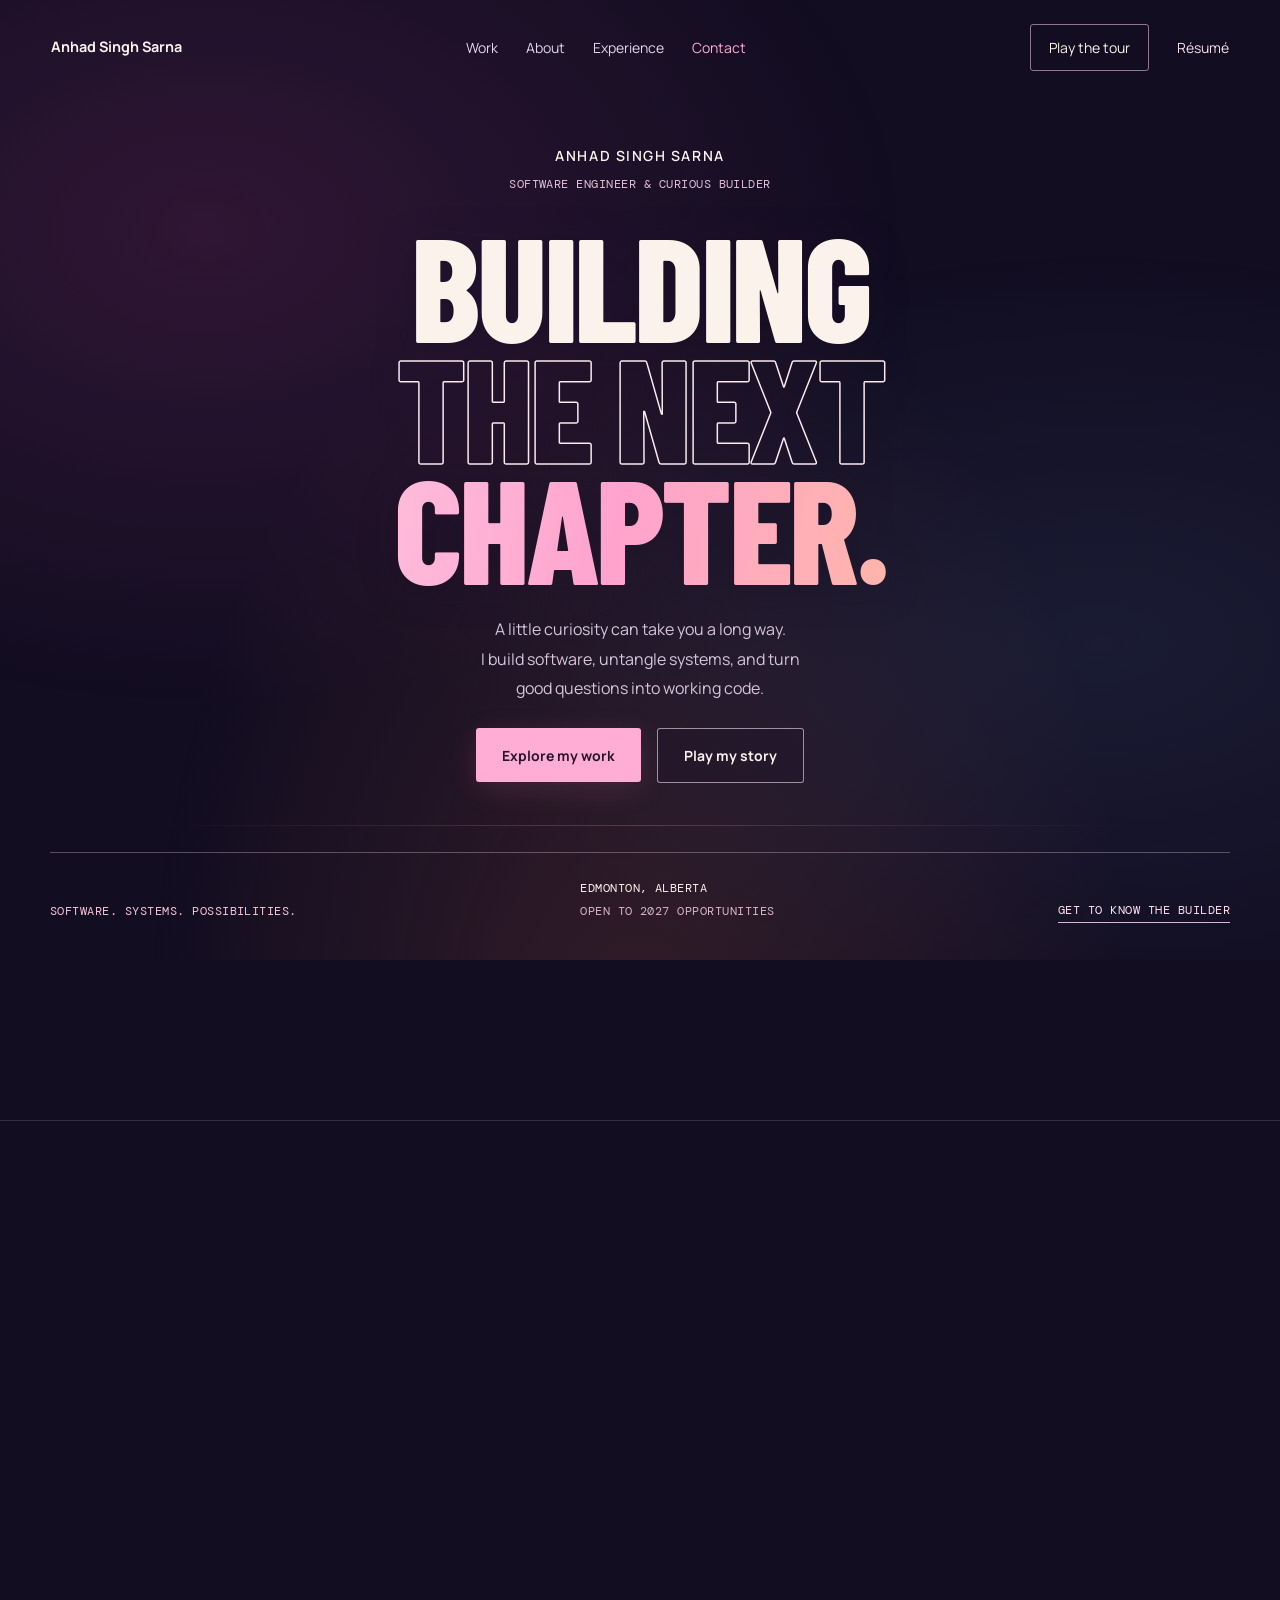
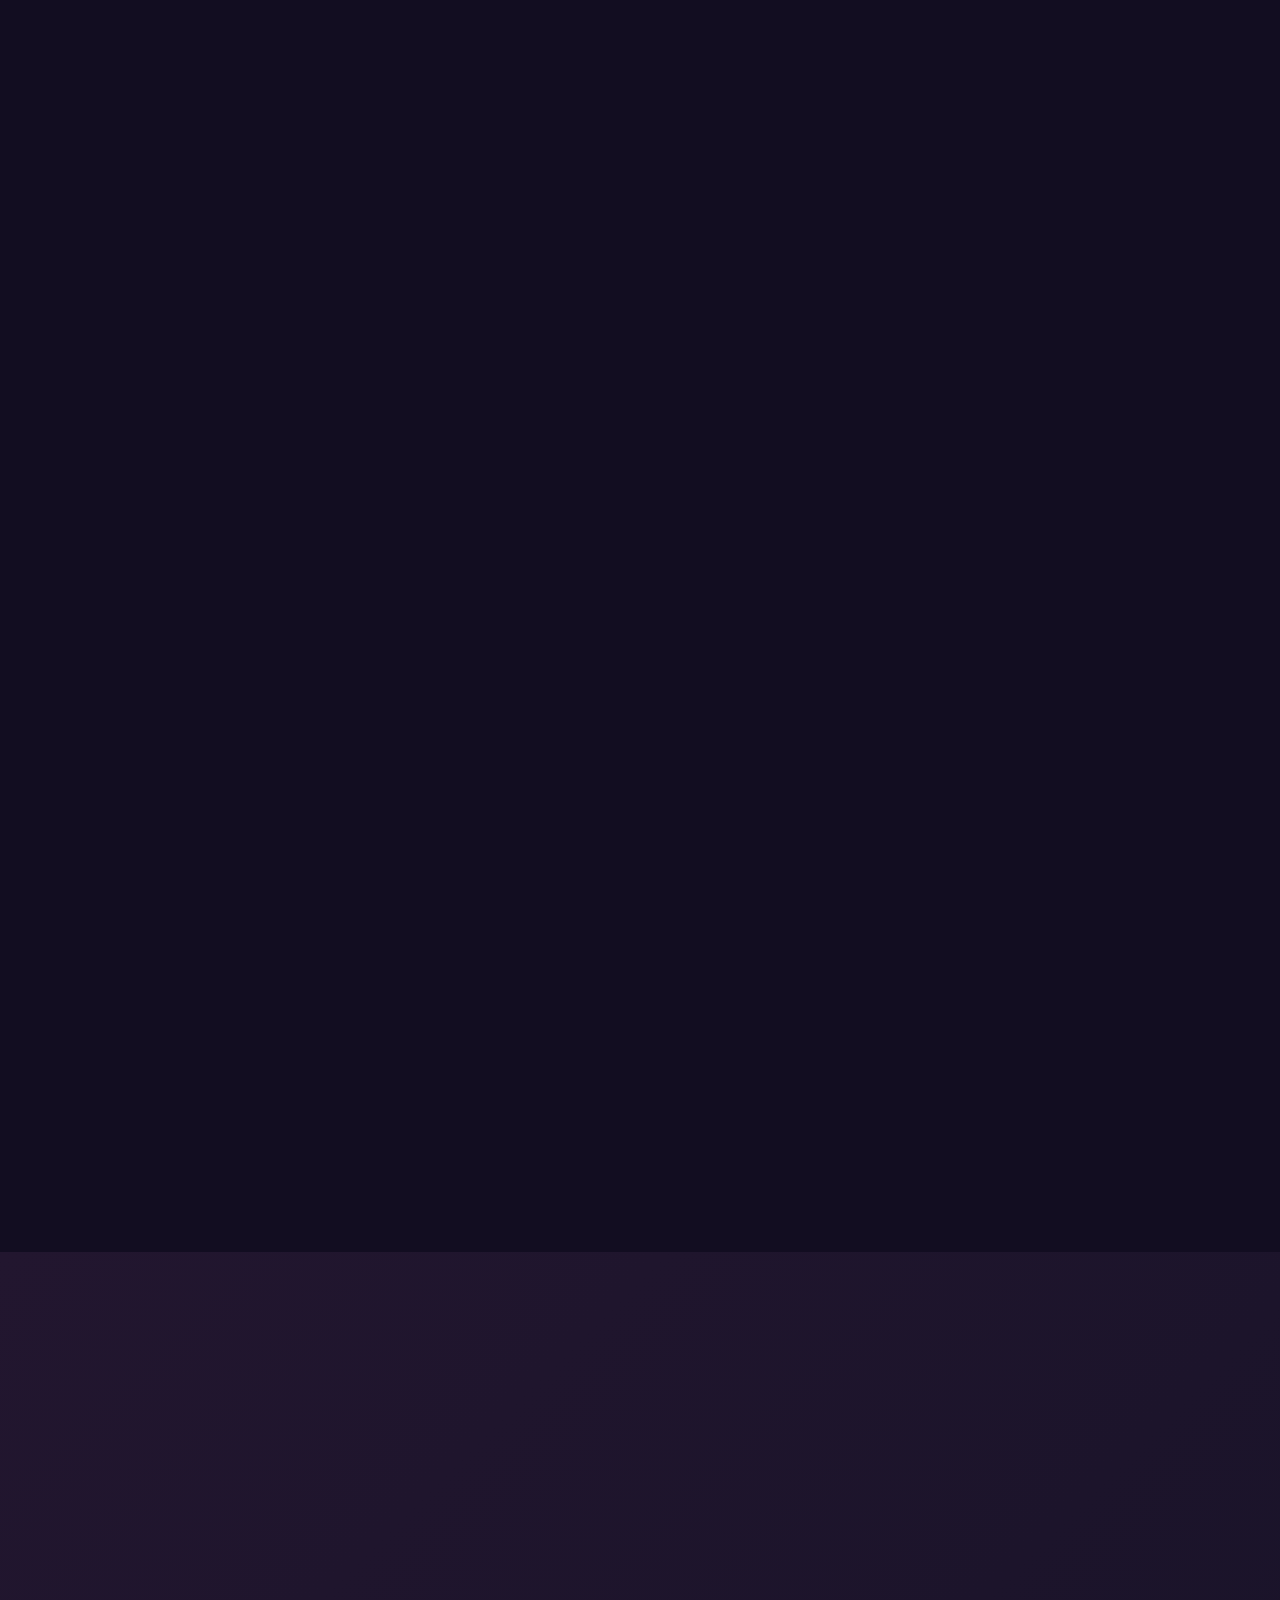
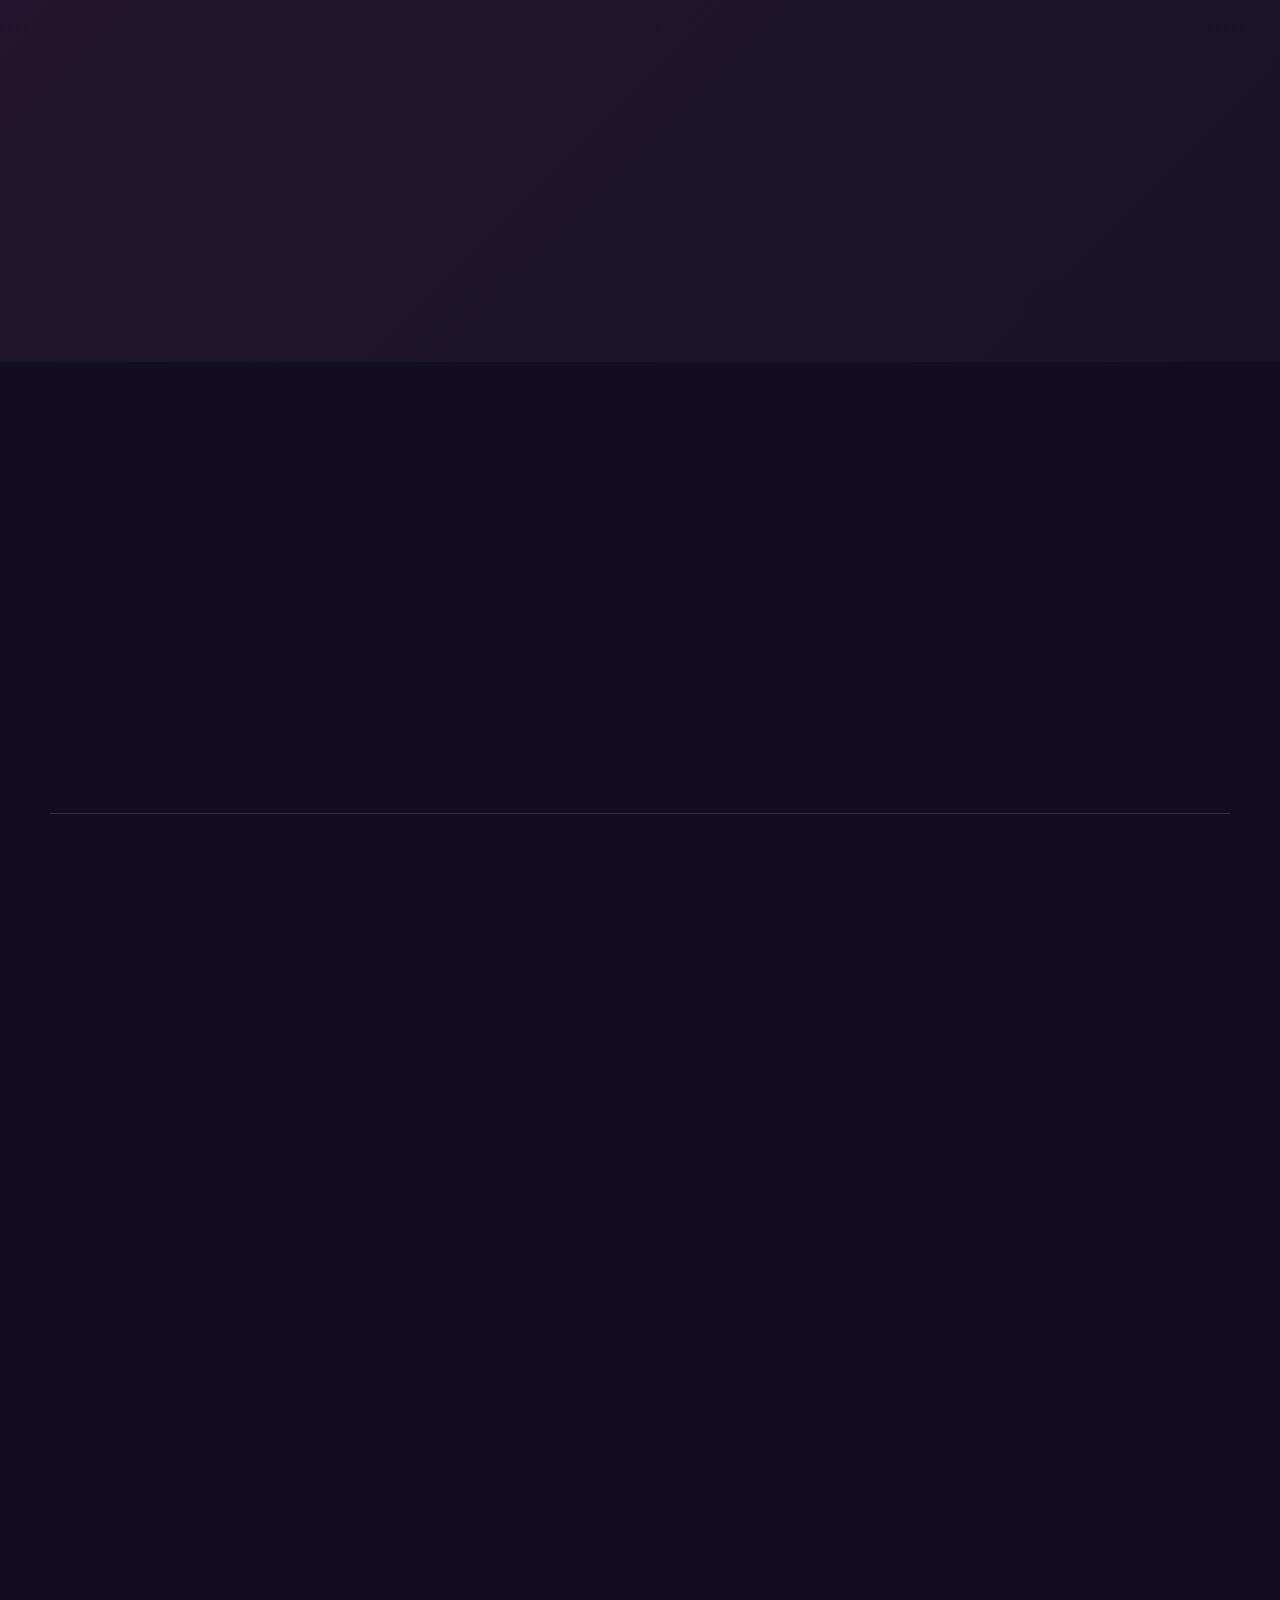
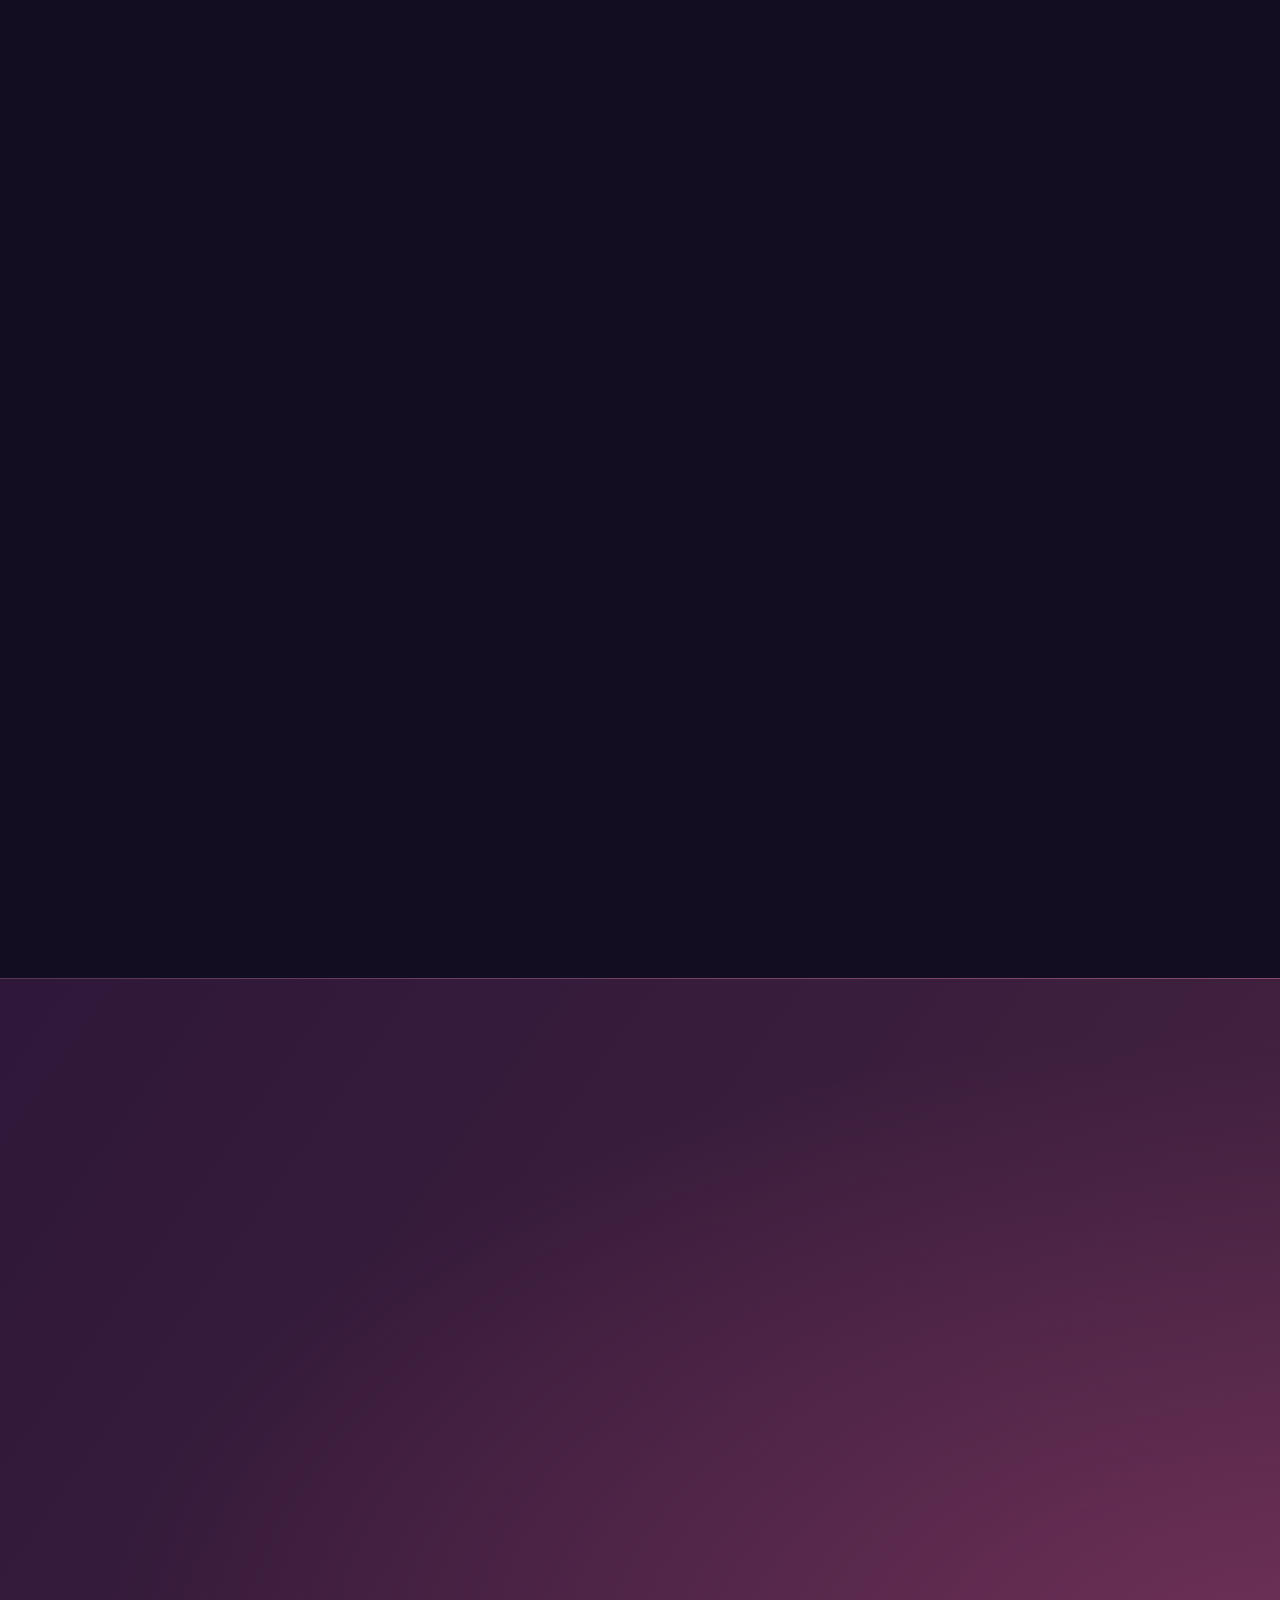
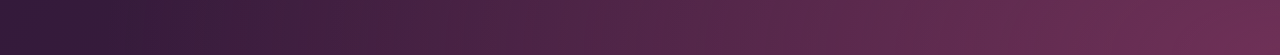
<file: index.html>
<!doctype html>
<html lang="en">
<head>
  <meta charset="UTF-8">
  <meta name="viewport" content="width=device-width, initial-scale=1">
  <meta name="theme-color" content="#120d23">
  <meta name="description" content="Anhad Singh Sarna — software engineer, Computing Science student, and curious builder. Explore automation, systems, AI projects, and a playable portfolio world.">
  <title>Anhad Singh Sarna — The Next Chapter</title>
  <link rel="icon" href="data:,">
  <link rel="preconnect" href="https://fonts.googleapis.com">
  <link rel="preconnect" href="https://fonts.gstatic.com" crossorigin>
  <link href="https://fonts.googleapis.com/css2?family=Barlow+Condensed:wght@600;700;800;900&family=DM+Mono:wght@400;500&family=Manrope:wght@400;500;600;700;800&display=swap" rel="stylesheet">
  <link rel="stylesheet" href="styles.css?v=fade27">
  <script src="projects-data.js?v=21" defer></script>
  <script src="script.js?v=fade27" defer></script>
</head>
<body id="top">
  <a class="skip-link" href="#main">Skip to content</a>
  <div class="scroll-progress" aria-hidden="true"></div>
  <header class="header">
    <a class="brand" href="#top" aria-label="Anhad Sarna, back to top">Anhad Singh Sarna</a>
    <nav class="desktop-nav" aria-label="Main navigation"><a href="#work">Work</a><a href="#about">About</a><a href="#experience">Experience</a><a href="#contact">Contact</a></nav>
    <div class="header-actions"><a class="nav-play" href="game/?view=third&amp;v=21">Play the tour </a><a class="resume-link" href="assets/Anhad_Singh_Sarna_Resume.pdf" download>Résumé</a><button class="menu-toggle" aria-expanded="false" aria-controls="mobile-nav" aria-label="Open navigation"><span></span><span></span></button></div>
    <nav id="mobile-nav" class="mobile-nav" aria-label="Mobile navigation" hidden><a href="#work">Selected work </a><a href="#about">A little about me </a><a href="#experience">Experience </a><a href="#contact">Say hello </a><a href="assets/Anhad_Singh_Sarna_Resume.pdf" download>Download résumé </a></nav>
  </header>
  <main id="main">
    <section class="hero" aria-labelledby="hero-title">
      <div class="hero-atmosphere" aria-hidden="true"></div>
      <div class="hero-content wrap"><p class="hero-intro">ANHAD SINGH SARNA <span>SOFTWARE ENGINEER & CURIOUS BUILDER</span></p><h1 id="hero-title"><span>BUILDING</span><span class="hero-outline">THE NEXT</span><em>CHAPTER.</em></h1><p class="hero-description">A little curiosity can take you a long way.<br>I build software, untangle systems, and turn<br class="desktop-break"> good questions into working code.</p><div class="hero-actions"><a class="button button-primary" href="#work">Explore my work</a><a class="button button-outline" href="game/?view=third&amp;autoplay=1&amp;v=21">Play my story</a></div></div>
      <div class="hero-footer wrap"><span>SOFTWARE. SYSTEMS. POSSIBILITIES.</span><p>EDMONTON, ALBERTA<span>OPEN TO 2027 OPPORTUNITIES</span></p><a href="#about" aria-label="Get to know Anhad">GET TO KNOW THE BUILDER</a></div>
    </section>
    <div class="intro-strip"><div class="wrap"><p>Some people follow a path.<br><strong>I like building one.</strong></p><span>COMPUTING SCIENCE AT UALBERTA<br>AUTOMATION AT TD. QUESTIONS, EVERYWHERE.</span></div></div>

    <section class="section work wrap" id="work" aria-labelledby="work-title">
      <div class="section-heading"><span class="eyebrow">SELECTED WORK</span><span class="section-aside">IDEAS, TURNED INTO SOMETHING REAL.</span></div><div class="section-intro"><h2 id="work-title">GOOD IDEAS.<br><em>WORKING CODE.</em></h2><p>Reliable systems, useful tools, and experiments that start with “what if?” Here’s what that looks like in code.</p></div>
      <div class="work-toolbar"><div class="filters" role="group" aria-label="Filter projects"><button class="filter active" data-filter="all" aria-pressed="true" aria-controls="projects-grid project-archive">All work <span data-project-total>16</span></button><button class="filter" data-filter="devops" aria-pressed="false" aria-controls="projects-grid project-archive">Systems & DevOps</button><button class="filter" data-filter="ai" aria-pressed="false" aria-controls="projects-grid project-archive">AI & algorithms</button><button class="filter" data-filter="creative" aria-pressed="false" aria-controls="projects-grid project-archive">Creative coding</button></div><output id="filter-count" aria-live="polite">16 PROJECTS</output></div>
      <div class="projects-grid" id="projects-grid"></div><div class="archive-heading"><h3>MORE FROM THE WORKBENCH.</h3><span>COURSEWORK, PROTOTYPES & CREATIVE CODE</span></div><div class="project-archive" id="project-archive"></div>
      <noscript><p>Explore the repositories for <a href="https://github.com/anhads3ngh/PulseOps-Cloud-Native-DevOps-Platform">PulseOps</a> and <a href="https://github.com/anhads3ngh/cassandra-log-explorer">Cassandra Log Explorer</a>.</p></noscript>
    </section>

    <section class="section about-section" id="about" aria-labelledby="about-title"><div class="wrap"><div class="section-heading"><span class="eyebrow">THE PERSON BEHIND THE PROJECTS</span><span class="section-aside">ENGINEERING IS A PEOPLE THING, TOO.</span></div><div class="about-grid"><div><h2 id="about-title">CURIOUS MIND.<br><em>HANDS-ON BUILDER.</em></h2><p class="about-signature">Anhad Singh Sarna </p></div><div class="about-copy"><p class="lead">I’m a Computing Science student at the <strong>University of Alberta</strong>, specializing in AI and drawn to the systems behind the things we use every day.</p><p>At TD, that meant automation, CI workflows, and untangling backend issues. As a teaching assistant, it means helping students turn a difficult Python problem into a moment of understanding.</p><p>I like building things that hold up under a little pressure. And I like asking <em>“What happens when this fails?”</em> just as much as <em>“Can I build this?”</em></p><div class="about-stats"><div><strong>3.87<span>/4</span></strong><span>GPA</span></div><div><strong>2028</strong><span>GRADUATION</span></div><div><strong><span data-project-stat>16</span><span>+</span></strong><span>PROJECTS & COUNTING</span></div></div></div></div></div></section>

    <section class="section experience wrap" id="experience" aria-labelledby="experience-title"><div class="section-heading"><span class="eyebrow">THE EXPERIENCE</span><span class="section-aside">DIFFERENT PLACES. THE SAME CURIOSITY.</span></div><div class="section-intro"><h2 id="experience-title">EVERY PLACE.<br><em>A NEW PERSPECTIVE.</em></h2><div><p>A Toronto office, an Edmonton classroom, and an aerospace software internship. Each one taught me a different way to approach a problem.</p><a class="text-link" href="game/?journey=experience&amp;v=21">Walk through the journey </a></div></div><div class="experience-cards">
      <article class="experience-card"><div class="experience-card-body"><div class="experience-meta"><span>JAN — AUG 2026</span></div><h3 class="experience-logo experience-logo-td"><img src="assets/logos/td-bank.png" alt="TD Bank" width="90" height="96" loading="lazy" decoding="async"></h3><p class="experience-role">Software Engineering Intern</p><p>At TD, I built Python-driven automation, worked with Jenkins and Git-based CI workflows, and investigated backend issues through APIs, SQL, and logs.</p><p>The part I enjoy: following a messy problem until the pieces make sense, then turning that understanding into something the team can use.</p><div class="experience-foot"><span>160 FRONT STREET WEST</span><span>PYTHON / CI / BACKEND</span></div></div></article>
      <article class="experience-card"><div class="experience-card-body"><div class="experience-meta"><span>2024 — PRESENT</span></div><h3 class="experience-logo experience-logo-university"><img src="assets/logos/university-of-alberta.svg" alt="University of Alberta" width="608" height="165" loading="lazy" decoding="async"></h3><p class="experience-role">Computing Science Teaching Assistant</p><p>I help students untangle Python, algorithms, debugging, and edge cases through code reviews, mentoring, and work with course teams. I previously served as Head TA for CMPUT 174.</p><p>Teaching keeps me honest. If I can’t explain an idea clearly, there’s probably another layer I need to understand.</p><div class="experience-foot"><span>COMPUTING SCIENCE</span><span>PYTHON / ALGORITHMS / MENTORING</span></div></div></article>
      <article class="experience-card"><div class="experience-card-body"><div class="experience-meta"><span>2025</span></div><h3 class="experience-logo experience-logo-spacecopy"><img src="assets/logos/space-copy.webp" alt="Space Copy" width="838" height="304" loading="lazy" decoding="async"></h3><p class="experience-role">Software Development Intern</p><p>Contributed to software development in an aerospace-focused environment, helping translate technical needs into practical implementation work.</p><p>The internship connected my interest in software engineering with aerospace: understanding technical problems, asking focused questions, and turning broad requirements into clear development steps.</p><div class="experience-foot"><span>AEROSPACE SOFTWARE</span><span>SOFTWARE / AEROSPACE</span></div></div></article>
    </div></section>

    <section class="section toolkit-section" aria-labelledby="toolkit-title"><div class="wrap toolkit-layout"><div><p class="eyebrow">THE TOOLKIT</p><h2 id="toolkit-title">THE TOOLS.<br><em>THE POSSIBILITIES.</em></h2><p class="toolkit-note">Tools I’ve worked with across internships, teaching, coursework, and personal projects.</p></div><div class="tool-list"><div><span>WRITE</span><p>Python <i>·</i> Java <i>·</i> C / C++ <i>·</i> C# <i>·</i> SQL <i>·</i> JavaScript</p></div><div><span>SHIP</span><p>AWS <i>·</i> Docker <i>·</i> Terraform <i>·</i> Linux <i>·</i> GitHub Actions <i>·</i> Jenkins</p></div><div><span>INVESTIGATE</span><p>REST APIs <i>·</i> Git <i>·</i> Automated testing <i>·</i> Logging <i>·</i> CI/CD</p></div><div><span>EXPLORE</span><p>PyTorch <i>·</i> TensorFlow <i>·</i> Scikit-learn <i>·</i> Pandas <i>·</i> NumPy</p></div></div></div></section>

    <section class="contact-section" id="contact" aria-labelledby="contact-title"><div class="wrap"><div class="contact-top"><p class="eyebrow">OPEN TO 2027 OPPORTUNITIES</p><span class="section-aside">LET’S TALK</span></div><h2 id="contact-title">LET’S BUILD<br><em>WHAT’S NEXT.</em></h2><div class="contact-bottom"><p>A role, a project, or a good engineering problem.<br>I’d like to hear about it.</p><div class="contact-actions"><a class="button button-light" href="mailto:assarna@ualberta.ca?subject=Let%27s%20connect">Start a conversation </a><button class="copy-email" id="copy-email" data-email="assarna@ualberta.ca" aria-label="Copy email address">assarna@ualberta.ca <span aria-hidden="true">⧉</span></button><span id="copy-status" class="copy-status" role="status" aria-live="polite"></span></div></div><footer class="footer"><a class="brand" href="#top" aria-label="Back to top">Anhad Singh Sarna</a><span class="footer-location">EDMONTON, CANADA<br>© <span id="current-year">2026</span> ANHAD SINGH SARNA</span><div class="footer-links"><a href="https://www.linkedin.com/in/anhad-singh-sarna-578a11255/" target="_blank" rel="noopener noreferrer">LinkedIn</a><a href="https://github.com/anhads3ngh" target="_blank" rel="noopener noreferrer">GitHub</a><a href="assets/Anhad_Singh_Sarna_Resume.pdf" download>Résumé</a></div></footer></div></section>
  </main>
  <button class="back-to-top" aria-label="Back to top" title="Back to top">Top</button>
</body>
</html>
</file>
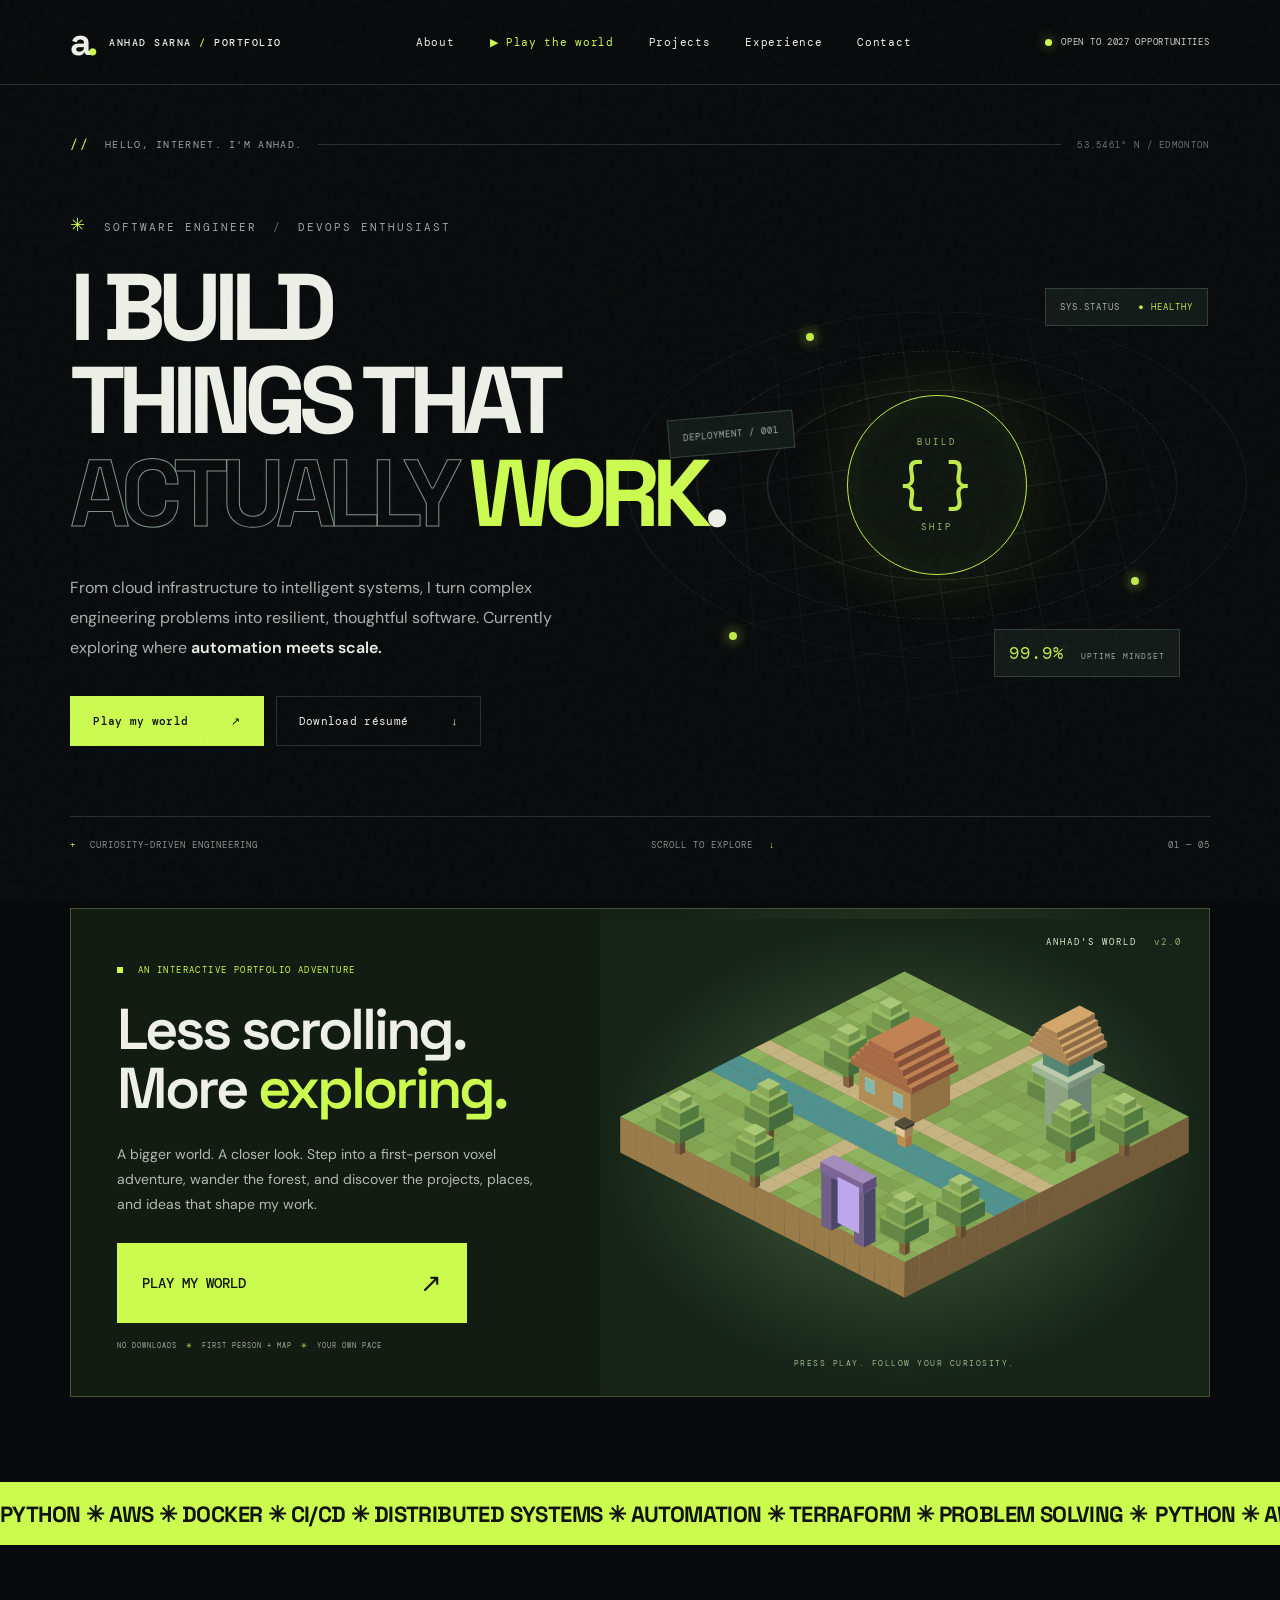
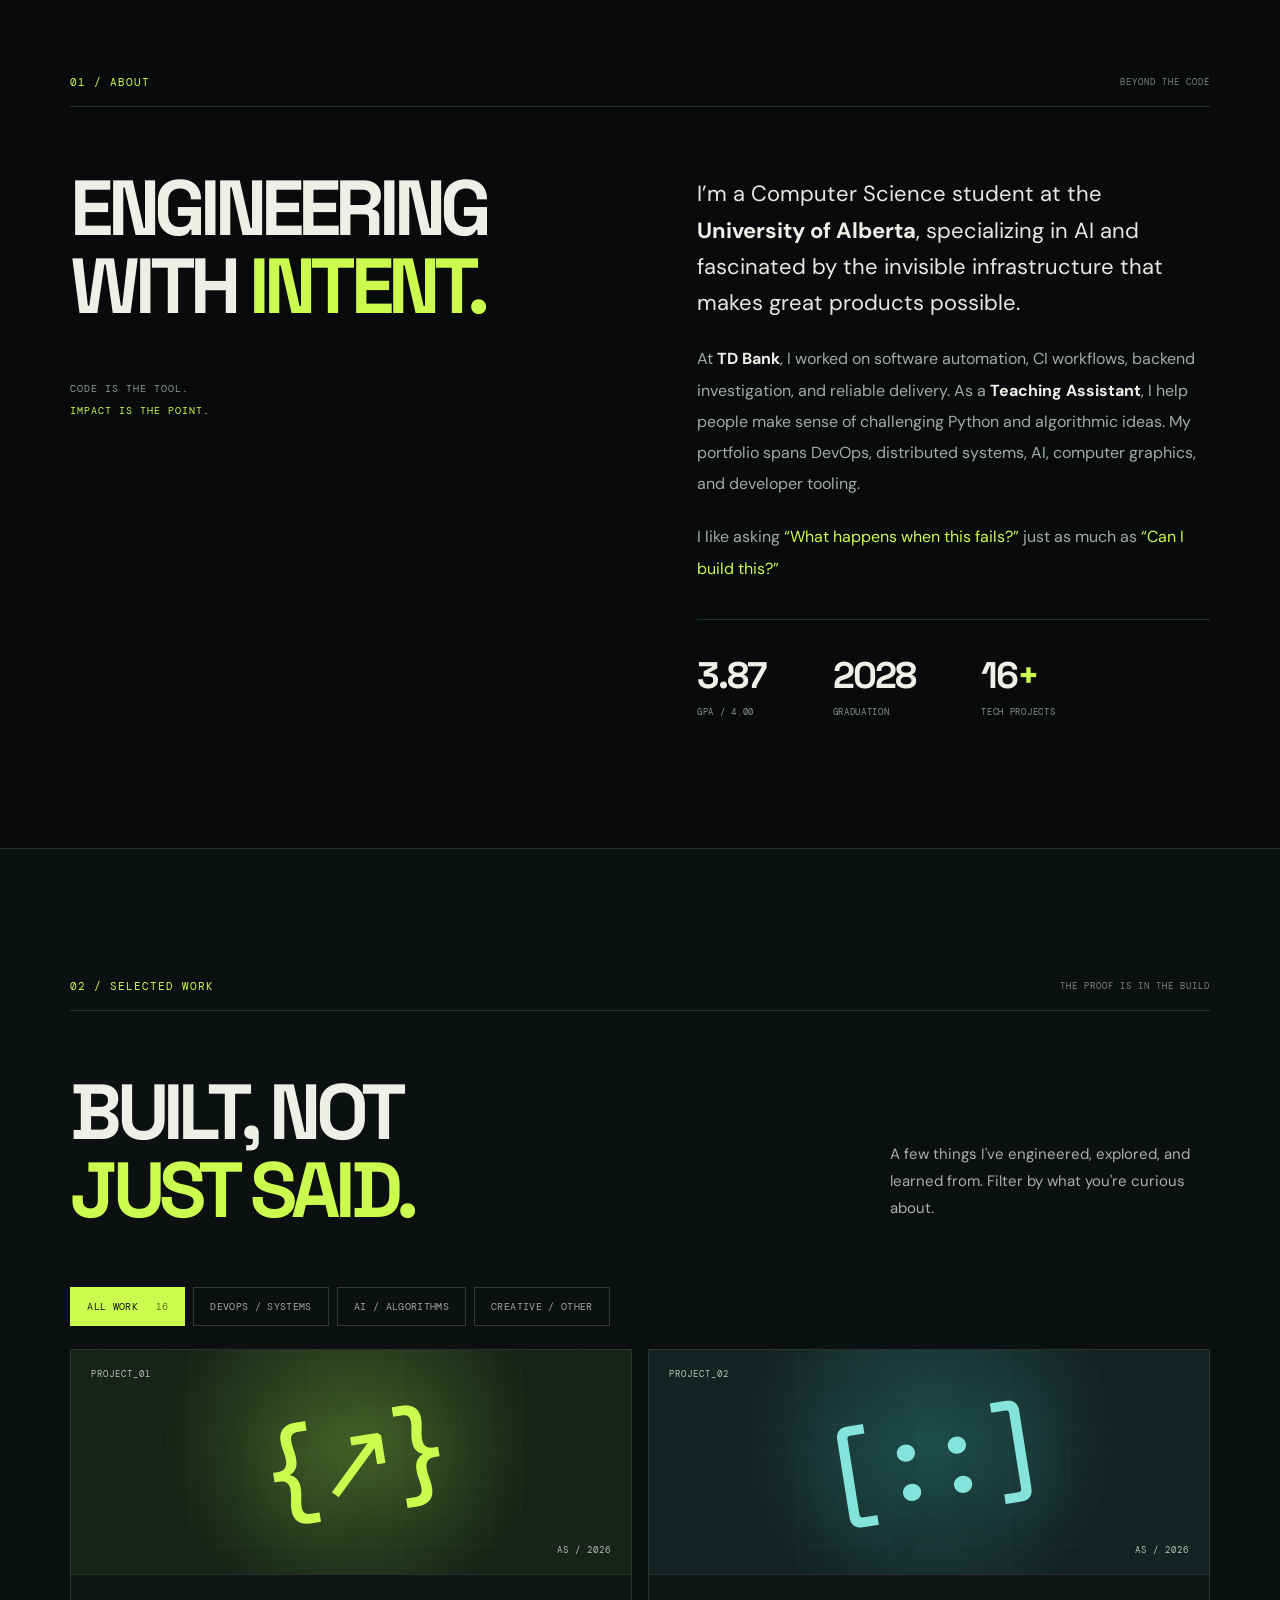
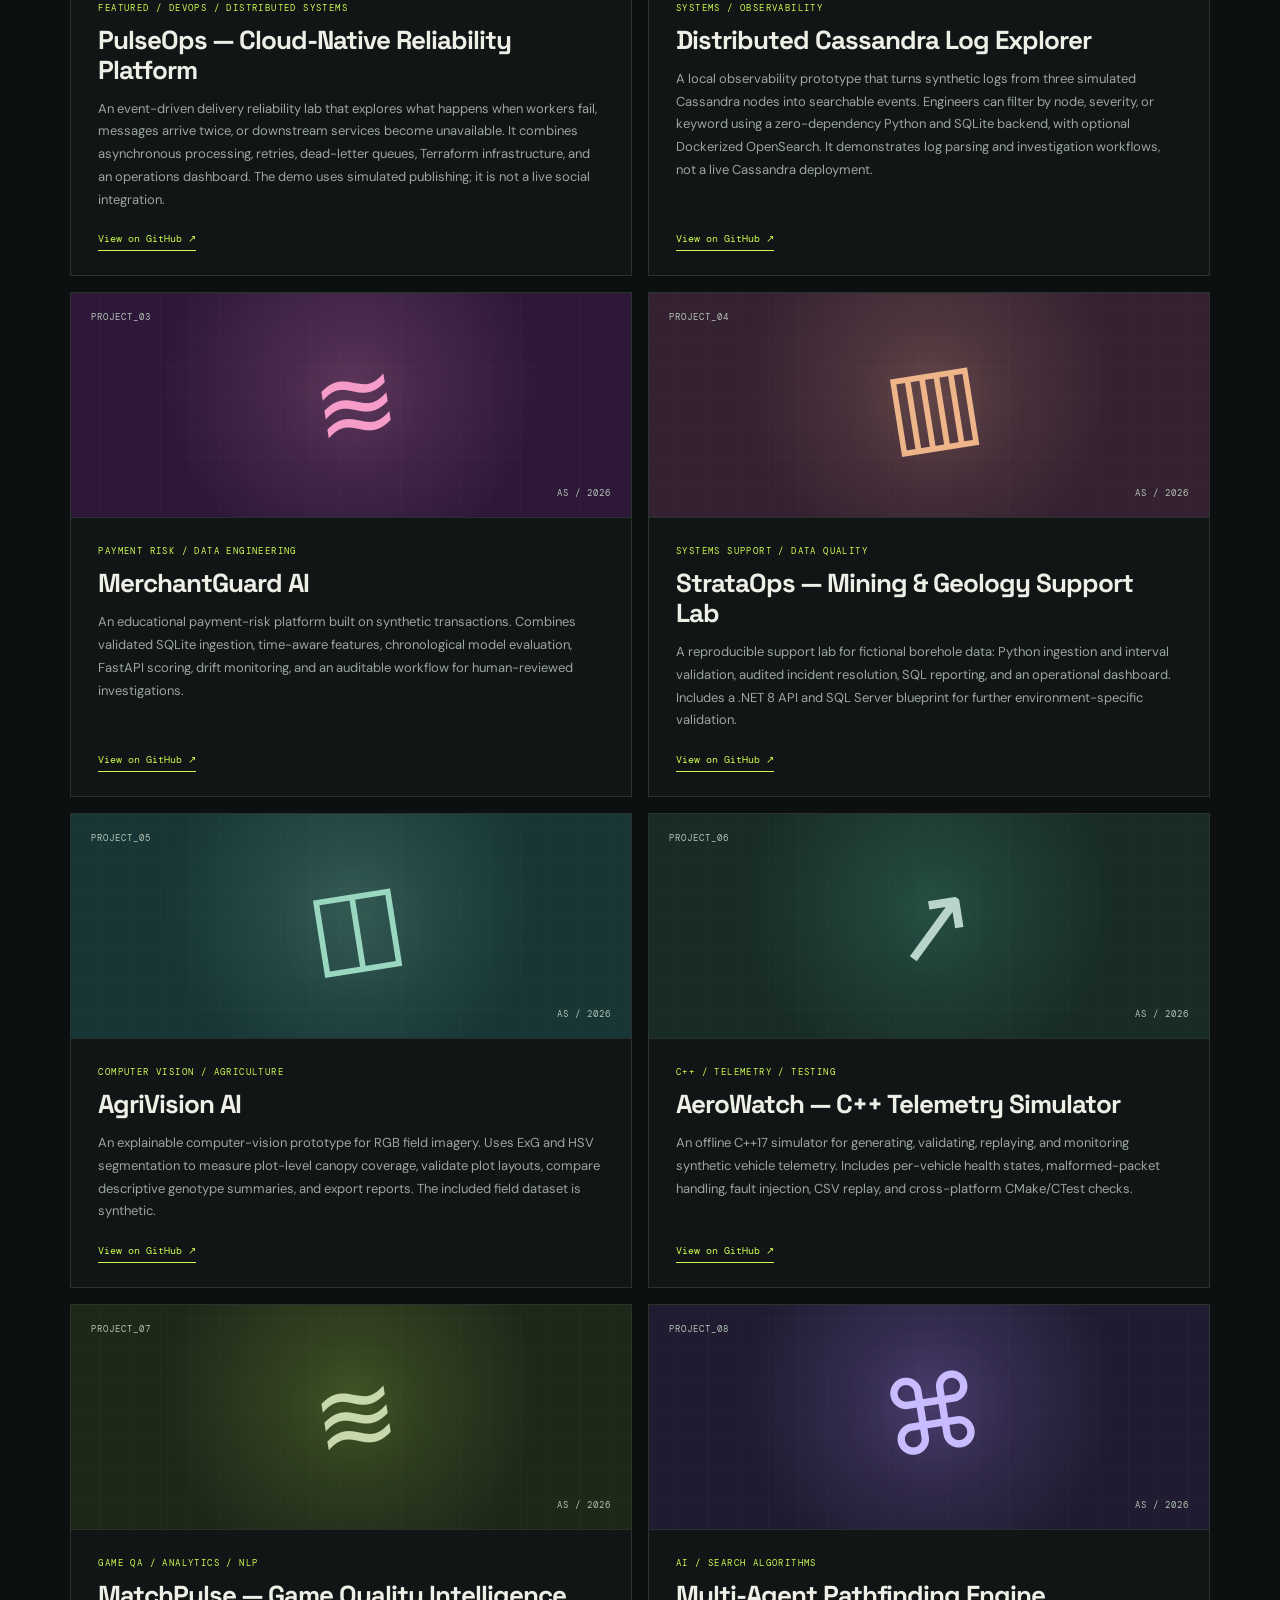
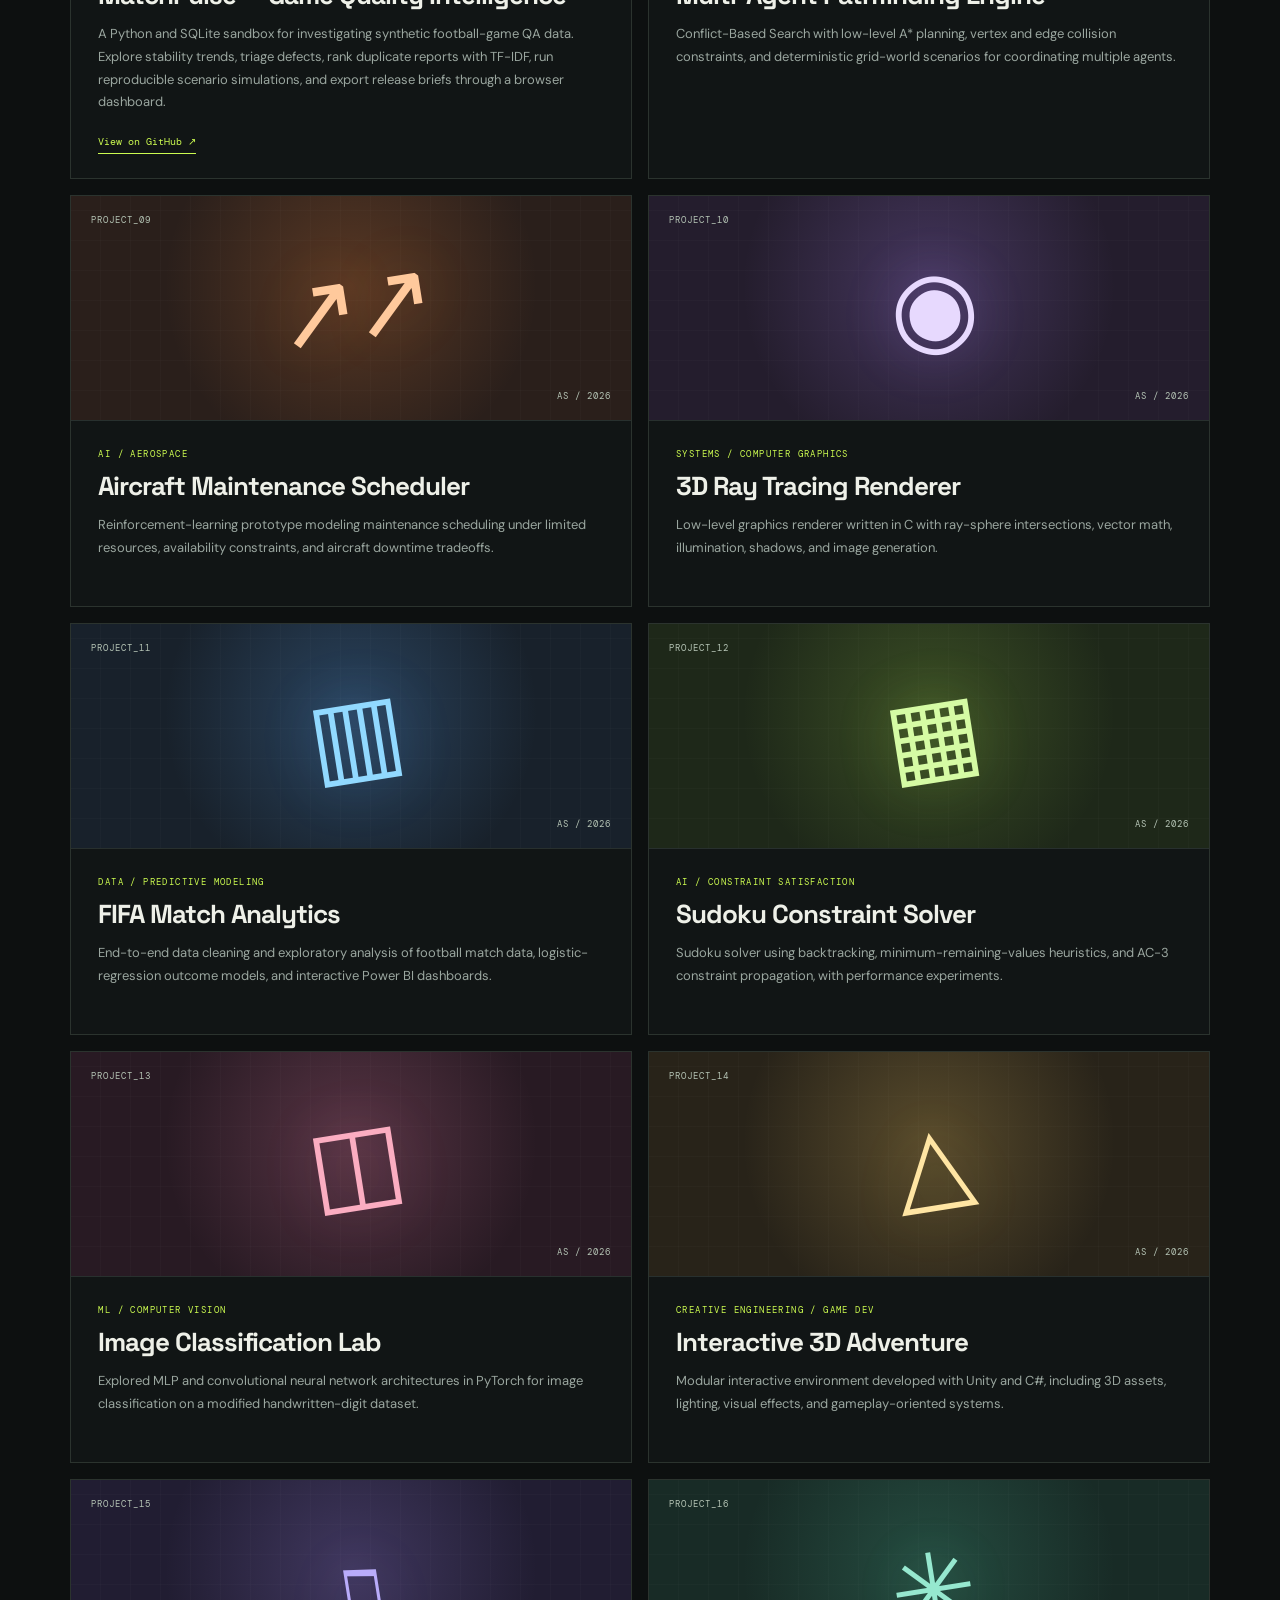
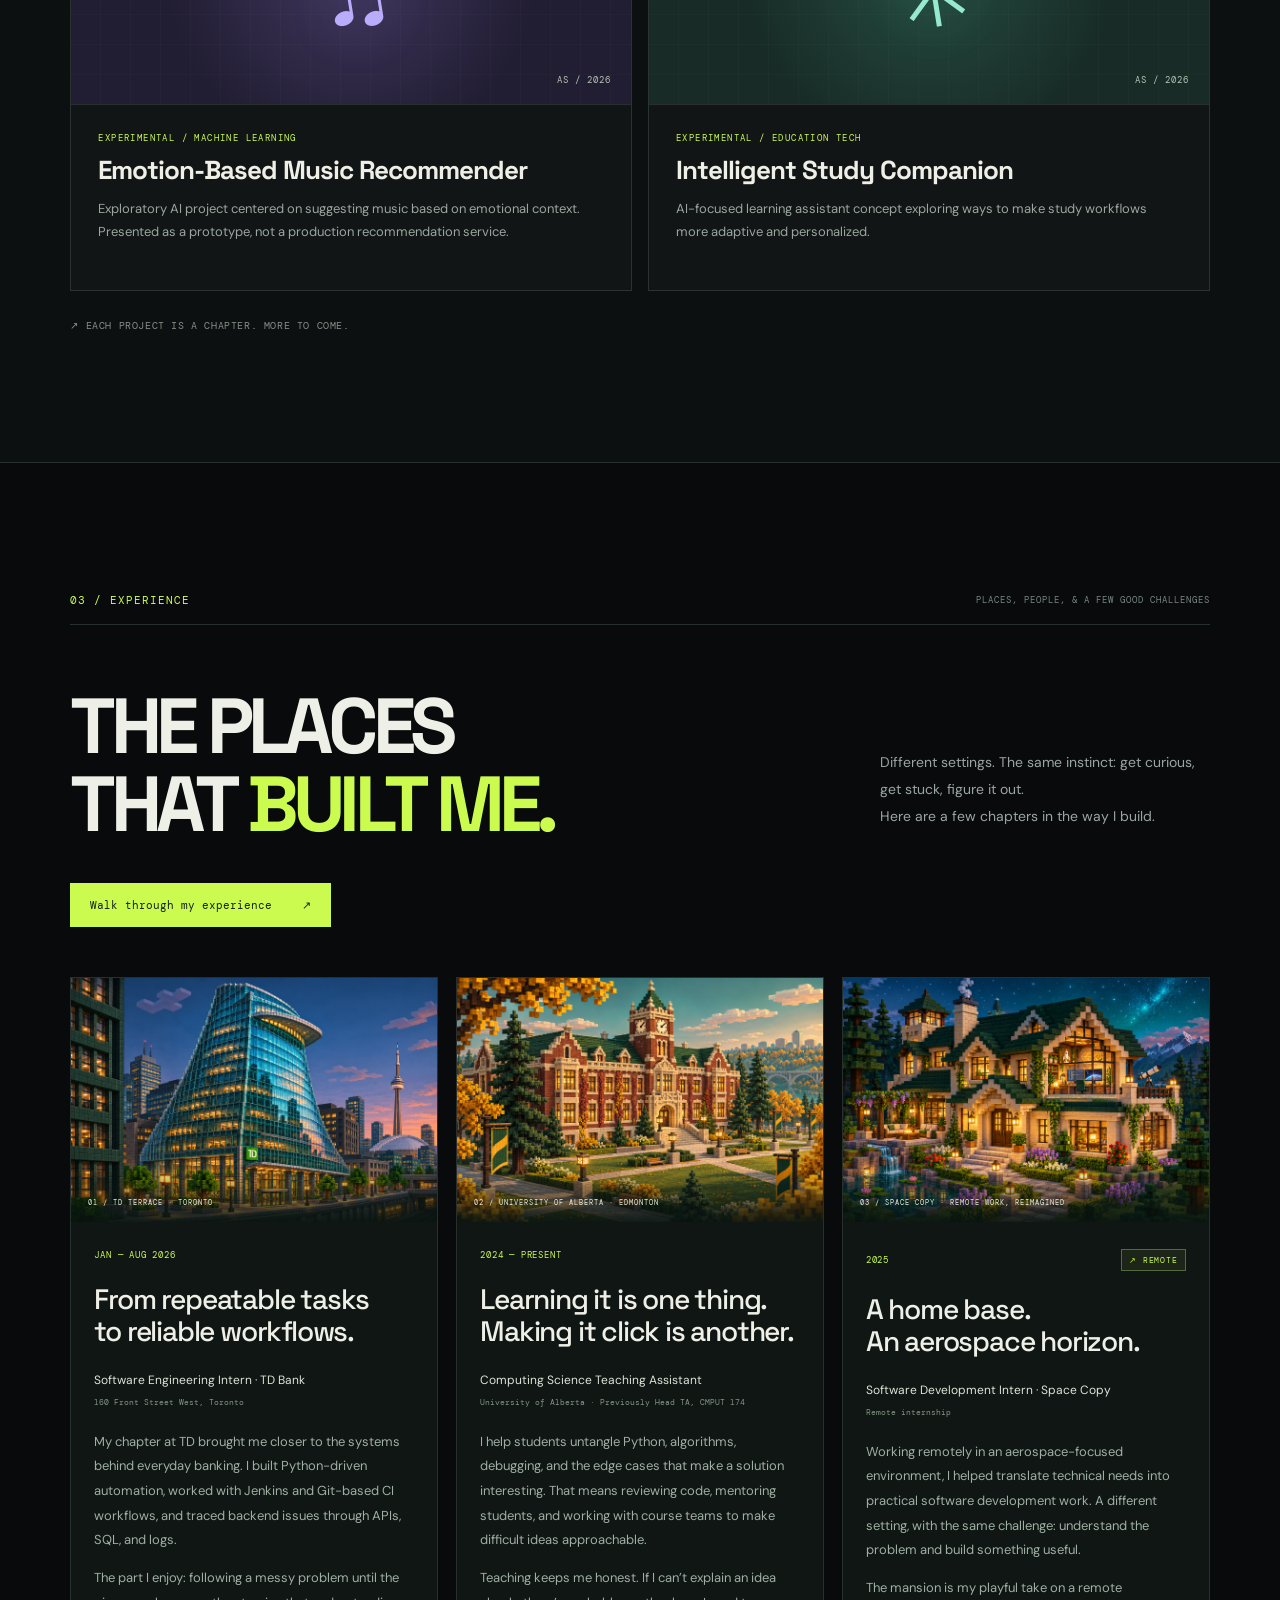
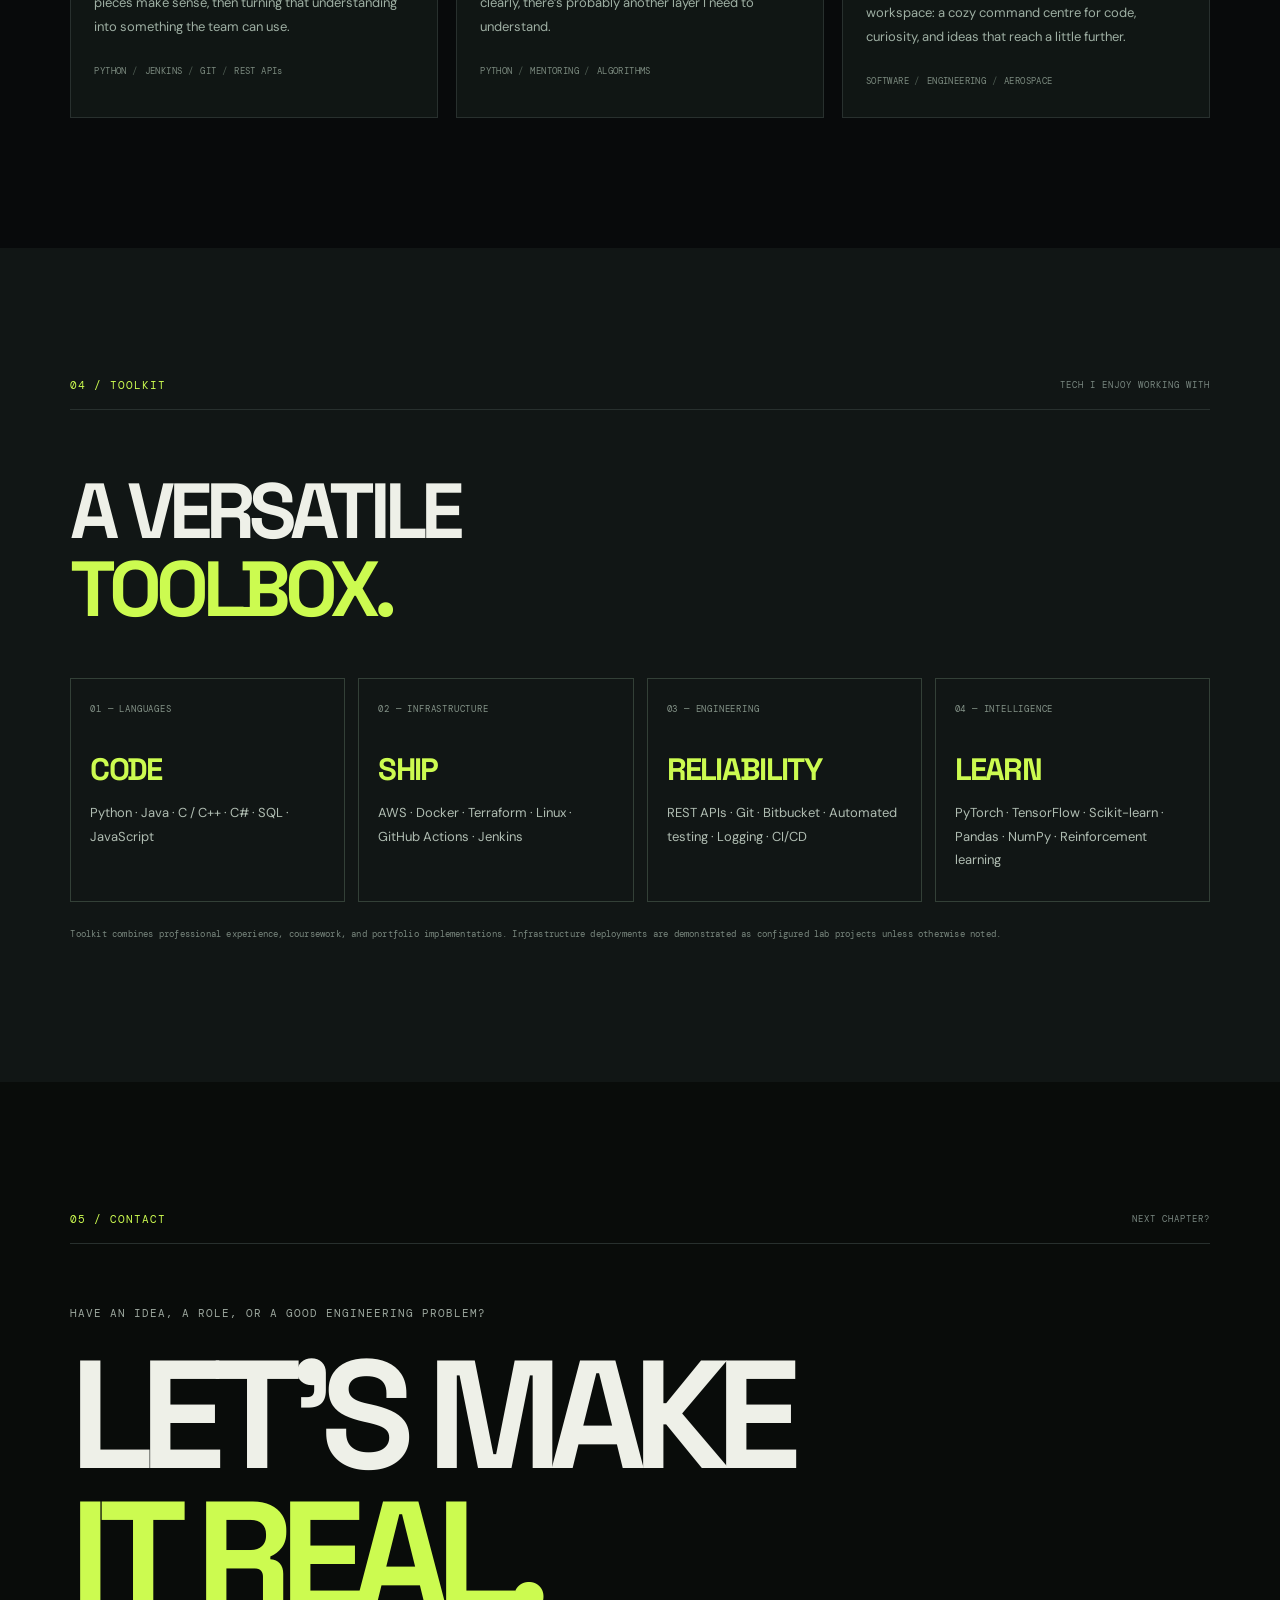
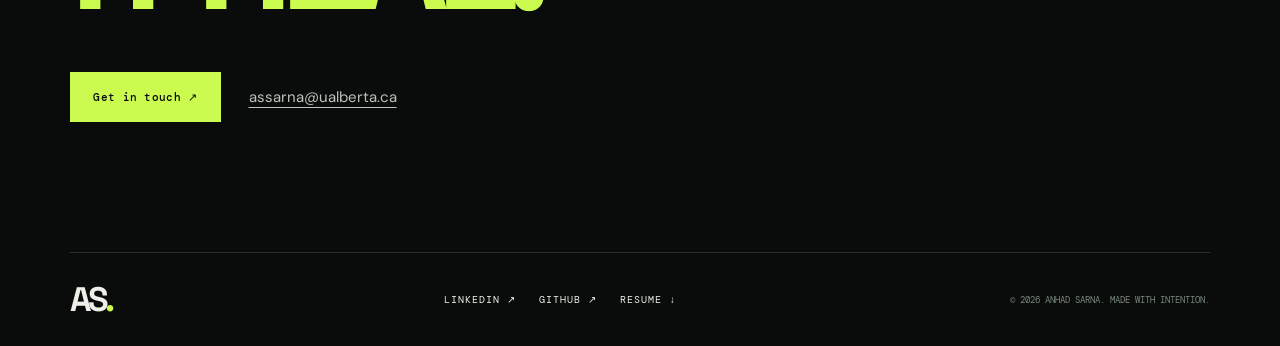
<file: classic/index.html>
<!doctype html>
<html lang="en">
<head>
  <meta charset="UTF-8" />
  <meta name="viewport" content="width=device-width, initial-scale=1.0" />
  <meta name="theme-color" content="#080a0b" />
  <meta name="description" content="Anhad Singh Sarna — Software engineer building reliable systems, DevOps platforms and intelligent applications." />
  <title>Anhad Singh Sarna — Software Engineer & DevOps Builder</title>
  <link rel="preconnect" href="https://fonts.googleapis.com" />
  <link rel="preconnect" href="https://fonts.gstatic.com" crossorigin />
  <link href="https://fonts.googleapis.com/css2?family=DM+Mono:wght@400;500&family=DM+Sans:wght@400;500;600;700&family=Space+Grotesk:wght@400;500;600;700&display=swap" rel="stylesheet" />
  <link rel="stylesheet" href="styles.css?v=voxel7" />
  <script src="../projects-data.js?v=21" defer></script><script src="script.js?v=21" defer></script>
</head>
<body>
  <div class="cursor-glow" aria-hidden="true"></div>
  <div class="grain" aria-hidden="true"></div>
  <header class="header" id="top">
    <a class="brand" href="#top" aria-label="Anhad Singh Sarna, back to top"><span class="brand-mark">a<span>.</span></span><span class="brand-word">ANHAD SARNA<span class="brand-slash"> / </span>PORTFOLIO</span></a>
    <nav class="desktop-nav" aria-label="Main navigation"><a href="#about">About</a><a href="../game/" class="nav-play">▶ Play the world</a><a href="#work">Projects</a><a href="#experience">Experience</a><a href="#contact">Contact</a></nav>
    <div class="nav-right"><span class="availability"><span class="live-dot"></span>OPEN TO 2027 OPPORTUNITIES</span><button class="menu-toggle" aria-expanded="false" aria-controls="mobile-nav" aria-label="Toggle menu"><span></span><span></span></button></div>
    <nav id="mobile-nav" class="mobile-nav" aria-label="Mobile navigation" hidden><a href="#about">About</a><a href="../game/" class="nav-play">▶ Play the world</a><a href="#work">Projects</a><a href="#experience">Experience</a><a href="#contact">Contact</a></nav>
  </header>
  <main>
    <section class="hero wrap" aria-labelledby="hero-title">
      <div class="hero-kicker"><span class="eyebrow-square">//</span> HELLO, INTERNET. I'M ANHAD. <span class="hero-kicker-line"></span> <span class="coordinates">53.5461° N / EDMONTON</span></div>
      <div class="hero-body"><div class="hero-copy"><p class="eyebrow hero-role"><span class="asterisk">✳</span> SOFTWARE ENGINEER <span class="text-dim">/</span> DEVOPS ENTHUSIAST</p><h1 id="hero-title">I BUILD<br/>THINGS THAT<br/><span class="outlined">ACTUALLY</span> <span class="accent-text">WORK<span class="hero-period">.</span></span></h1><p class="hero-description">From cloud infrastructure to intelligent systems, I turn complex engineering problems into resilient, thoughtful software. Currently exploring where <strong>automation meets scale.</strong></p><div class="hero-actions"><a class="button button-primary" href="../game/">Play my world <span aria-hidden="true">↗</span></a><a class="button button-secondary" href="../assets/Anhad_Singh_Sarna_Resume.pdf" download>Download résumé <span aria-hidden="true">↓</span></a></div></div><div class="hero-art" aria-label="Decorative interactive schematic of a software system"><div class="art-grid"></div><div class="orbit orbit-one"></div><div class="orbit orbit-two"></div><div class="orbit orbit-three"></div><div class="art-center"><span class="center-label">BUILD</span><span class="center-symbol">{ }</span><span class="center-label">SHIP</span></div><div class="art-tag tag-top">SYS.STATUS <span class="status-green">● HEALTHY</span></div><div class="art-tag tag-left">DEPLOYMENT / 001</div><div class="art-tag tag-bottom">99.9% <span>UPTIME MINDSET</span></div><div class="art-node node-one"></div><div class="art-node node-two"></div><div class="art-node node-three"></div></div></div>
      <div class="hero-foot"><span><span class="small-plus">+</span> CURIOSITY-DRIVEN ENGINEERING</span><a href="#about">SCROLL TO EXPLORE <span>↓</span></a><span class="hero-index">01 — 05</span></div>
    </section>
    <section class="play-feature wrap" aria-labelledby="play-title"><a class="play-card" href="../game/"><div class="play-copy"><p class="play-kicker"><span class="play-status"></span> AN INTERACTIVE PORTFOLIO ADVENTURE</p><h2 id="play-title">Less scrolling.<br>More <em>exploring.</em></h2><p>A bigger world. A closer look. Step into a first-person voxel adventure, wander the forest, and discover the projects, places, and ideas that shape my work.</p><span class="play-cta">PLAY MY WORLD <span>↗</span></span><div class="play-facts">NO DOWNLOADS <span>✳</span> FIRST PERSON + MAP <span>✳</span> YOUR OWN PACE</div></div><div class="play-art" aria-hidden="true"><img src="../assets/voxel-world.svg" alt=""><span class="play-art-tag">ANHAD'S WORLD <span>v2.0</span></span><span class="play-art-caption">PRESS PLAY. FOLLOW YOUR CURIOSITY.</span></div></a></section><div class="ticker" aria-hidden="true"><div class="ticker-track"><span>PYTHON ✳ AWS ✳ DOCKER ✳ CI/CD ✳ DISTRIBUTED SYSTEMS ✳ AUTOMATION ✳ TERRAFORM ✳ PROBLEM SOLVING ✳ </span><span>PYTHON ✳ AWS ✳ DOCKER ✳ CI/CD ✳ DISTRIBUTED SYSTEMS ✳ AUTOMATION ✳ TERRAFORM ✳ PROBLEM SOLVING ✳ </span></div></div>
    <section class="section about wrap" id="about"><div class="section-heading"><span class="section-number">01 / ABOUT</span><span class="section-side">BEYOND THE CODE</span></div><div class="about-grid"><div><h2 class="section-title">ENGINEERING<br/>WITH <span class="accent-text">INTENT.</span></h2><div class="about-highlight">CODE IS THE TOOL.<br/><span>IMPACT IS THE POINT.</span></div></div><div class="about-right"><p class="about-lead">I’m a Computer Science student at the <strong>University of Alberta</strong>, specializing in AI and fascinated by the invisible infrastructure that makes great products possible.</p><p>At <strong>TD Bank</strong>, I worked on software automation, CI workflows, backend investigation, and reliable delivery. As a <strong>Teaching Assistant</strong>, I help people make sense of challenging Python and algorithmic ideas. My portfolio spans DevOps, distributed systems, AI, computer graphics, and developer tooling.</p><p>I like asking <em>“What happens when this fails?”</em> just as much as <em>“Can I build this?”</em></p><div class="about-stats"><div><span class="stat-num">3.87</span><span class="stat-name">GPA / 4.00</span></div><div><span class="stat-num">2028</span><span class="stat-name">GRADUATION</span></div><div><span class="stat-num">16<span class="accent-text">+</span></span><span class="stat-name">TECH PROJECTS</span></div></div></div></div></section>
    <section class="section projects-section" id="work"><div class="wrap"><div class="section-heading"><span class="section-number">02 / SELECTED WORK</span><span class="section-side">THE PROOF IS IN THE BUILD</span></div><div class="projects-head"><h2 class="section-title">BUILT, NOT<br/><span class="accent-text">JUST SAID.</span></h2><p>A few things I've engineered, explored, and learned from. Filter by what you're curious about.</p></div><div class="filters" role="group" aria-label="Filter projects"><button class="filter active" data-filter="all" aria-pressed="true">ALL WORK <span>16</span></button><button class="filter" data-filter="devops" aria-pressed="false">DEVOPS / SYSTEMS</button><button class="filter" data-filter="ai" aria-pressed="false">AI / ALGORITHMS</button><button class="filter" data-filter="creative" aria-pressed="false">CREATIVE / OTHER</button></div><div class="projects-grid" id="projects-grid"></div><div class="projects-footer"><span>↗ EACH PROJECT IS A CHAPTER. MORE TO COME.</span></div></div></section>
<section class="section experience wrap" id="experience"><div class="section-heading"><span class="section-number">03 / EXPERIENCE</span><span class="section-side">PLACES, PEOPLE, & A FEW GOOD CHALLENGES</span></div><div class="experience-intro"><h2 class="section-title">THE PLACES<br/>THAT <span class="accent-text">BUILT ME.</span></h2><p>Different settings. The same instinct: get curious, get stuck, figure it out.<br>Here are a few chapters in the way I build.</p><a class="experience-journey-link" href="../game/?journey=experience">Walk through my experience <span>↗</span></a></div><div class="experience-cards">
<article class="experience-card"><figure><img src="../assets/td-terrace.jpg?v=7" alt="Minecraft-style interpretation of the blue glass TD Terrace tower in Toronto, with warmly lit windows" loading="lazy" decoding="async" width="1536" height="1024"><figcaption>01 / TD TERRACE · TORONTO</figcaption></figure><div class="experience-card-body"><span class="experience-date">JAN — AUG 2026</span><h3>From repeatable tasks<br>to reliable workflows.</h3><span class="experience-role">Software Engineering Intern · TD Bank</span><span class="experience-location">160 Front Street West, Toronto</span><p>My chapter at TD brought me closer to the systems behind everyday banking. I built Python-driven automation, worked with Jenkins and Git-based CI workflows, and traced backend issues through APIs, SQL, and logs.</p><p>The part I enjoy: following a messy problem until the pieces make sense, then turning that understanding into something the team can use.</p><div class="mini-tags"><span>PYTHON</span><span>JENKINS</span><span>GIT</span><span>REST APIs</span></div></div></article>
<article class="experience-card"><figure><img src="../assets/ualberta-campus.jpg?v=7" alt="Minecraft-style interpretation of a historic University of Alberta campus building with a clock tower, autumn trees, and green and gold banners" loading="lazy" decoding="async" width="1536" height="1024"><figcaption>02 / UNIVERSITY OF ALBERTA · EDMONTON</figcaption></figure><div class="experience-card-body"><span class="experience-date">2024 — PRESENT</span><h3>Learning it is one thing.<br>Making it click is another.</h3><span class="experience-role">Computing Science Teaching Assistant</span><span class="experience-location">University of Alberta · Previously Head TA, CMPUT 174</span><p>I help students untangle Python, algorithms, debugging, and the edge cases that make a solution interesting. That means reviewing code, mentoring students, and working with course teams to make difficult ideas approachable.</p><p>Teaching keeps me honest. If I can’t explain an idea clearly, there’s probably another layer I need to understand.</p><div class="mini-tags"><span>PYTHON</span><span>MENTORING</span><span>ALGORITHMS</span></div></div></article>
<article class="experience-card"><figure><img src="../assets/spacecopy-remote.jpg?v=7" alt="Imagined Minecraft-style mansion with a glowing home office, dual monitors, telescope, and garden, representing remote work" loading="lazy" decoding="async" width="1536" height="1024"><figcaption>03 / SPACE COPY · REMOTE WORK, REIMAGINED</figcaption></figure><div class="experience-card-body"><span class="experience-date">2025 <span class="remote-badge">↗ REMOTE</span></span><h3>A home base.<br>An aerospace horizon.</h3><span class="experience-role">Software Development Intern · Space Copy</span><span class="experience-location">Remote internship</span><p>Working remotely in an aerospace-focused environment, I helped translate technical needs into practical software development work. A different setting, with the same challenge: understand the problem and build something useful.</p><p>The mansion is my playful take on a remote workspace: a cozy command centre for code, curiosity, and ideas that reach a little further.</p><div class="mini-tags"><span>SOFTWARE</span><span>ENGINEERING</span><span>AEROSPACE</span></div></div></article>
</div></section>
    <section class="section toolbelt-section"><div class="wrap"><div class="section-heading"><span class="section-number">04 / TOOLKIT</span><span class="section-side">TECH I ENJOY WORKING WITH</span></div><h2 class="section-title">A VERSATILE<br/><span class="accent-text">TOOLBOX.</span></h2><div class="tool-grid"><div class="tool-card"><span class="tool-index">01 — LANGUAGES</span><h3>CODE</h3><p>Python · Java · C / C++ · C# · SQL · JavaScript</p></div><div class="tool-card"><span class="tool-index">02 — INFRASTRUCTURE</span><h3>SHIP</h3><p>AWS · Docker · Terraform · Linux · GitHub Actions · Jenkins</p></div><div class="tool-card"><span class="tool-index">03 — ENGINEERING</span><h3>RELIABILITY</h3><p>REST APIs · Git · Bitbucket · Automated testing · Logging · CI/CD</p></div><div class="tool-card"><span class="tool-index">04 — INTELLIGENCE</span><h3>LEARN</h3><p>PyTorch · TensorFlow · Scikit-learn · Pandas · NumPy · Reinforcement learning</p></div></div><p class="tool-note">Toolkit combines professional experience, coursework, and portfolio implementations. Infrastructure deployments are demonstrated as configured lab projects unless otherwise noted.</p></div></section>
    <section class="section contact-section" id="contact"><div class="wrap"><div class="section-heading"><span class="section-number">05 / CONTACT</span><span class="section-side">NEXT CHAPTER?</span></div><p class="contact-eyebrow">HAVE AN IDEA, A ROLE, OR A GOOD ENGINEERING PROBLEM?</p><h2>LET'S MAKE<br/><span class="accent-text">IT REAL.</span></h2><div class="contact-actions"><a class="button button-primary" href="mailto:assarna@ualberta.ca?subject=Let's%20connect">Get in touch ↗</a><a class="contact-mail" href="mailto:assarna@ualberta.ca">assarna@ualberta.ca</a></div><footer class="footer"><div class="footer-logo">AS<span>.</span></div><div class="footer-links"><a href="https://www.linkedin.com/in/anhad-singh-sarna-578a11255/" target="_blank" rel="noopener noreferrer">LINKEDIN ↗</a><a href="https://github.com/anhads3ngh" target="_blank" rel="noopener noreferrer">GITHUB ↗</a><a href="../assets/Anhad_Singh_Sarna_Resume.pdf" download>RESUME ↓</a></div><span class="copyright">© <span id="current-year">2026</span> ANHAD SARNA. MADE WITH INTENTION.</span></footer></div></section>
  </main>
  <button class="back-to-top" aria-label="Back to top" title="Back to top">↑</button>
</body>
</html>
</file>
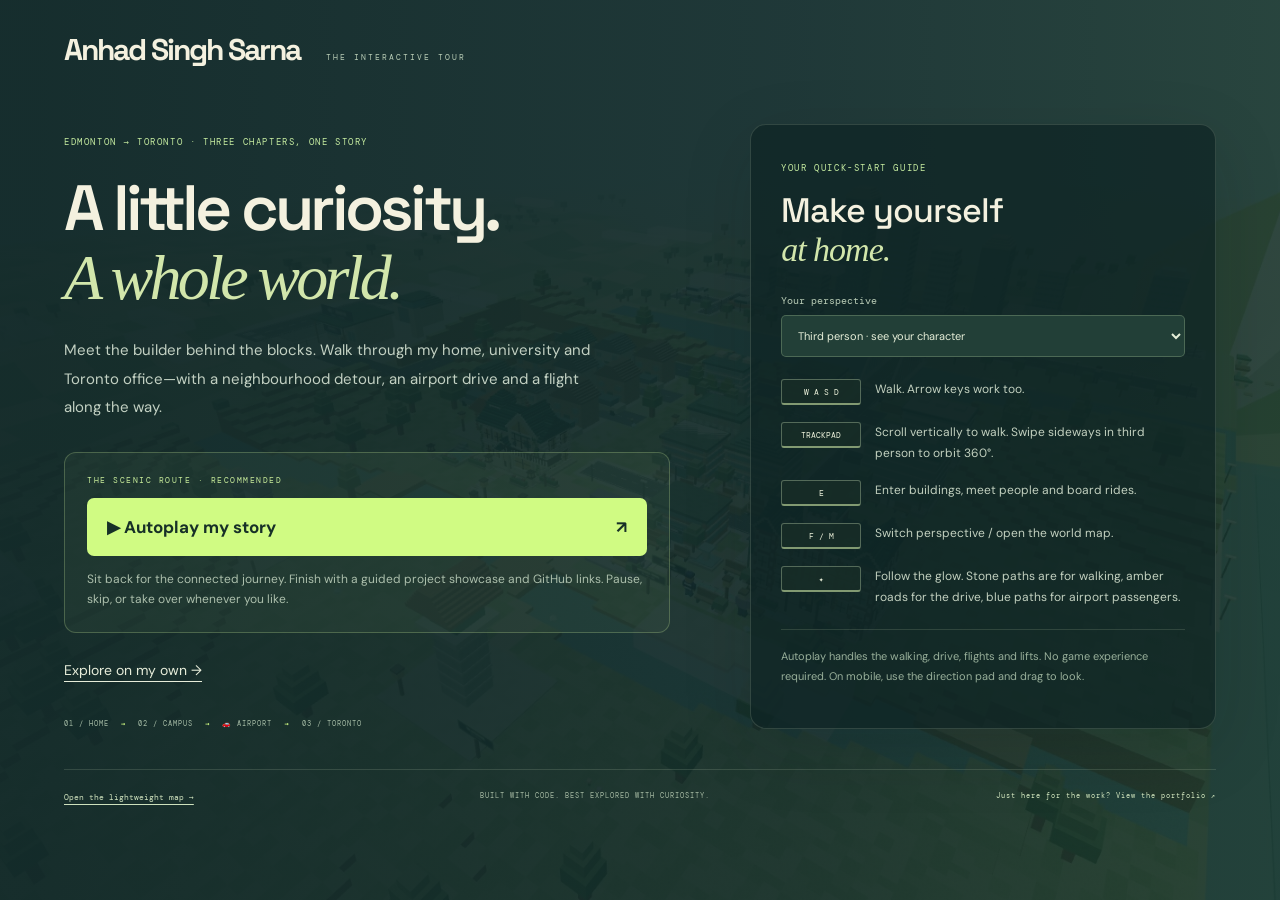
<file: game/index.html>
<!doctype html><html lang="en"><head><meta charset="utf-8"><meta name="viewport" content="width=device-width,initial-scale=1"><meta name="theme-color" content="#111d21"><meta name="description" content="Anhad's World: an interactive voxel portfolio across Edmonton, Toronto, and a mountain flight corridor. Discover software projects, career experience, and the builder behind the code."><title>Anhad's World · A Voxel Portfolio</title><link rel="stylesheet" href="styles.css?v=25"><script src="../projects-data.js?v=21" defer></script><script src="script.js?v=25" defer></script></head><body class="awaiting-entry"><section id="game-welcome" class="game-gate" aria-labelledby="start-title"><a class="gate-brand" href="../">Anhad Singh Sarna <small>THE INTERACTIVE TOUR</small></a><div class="gate-layout"><div class="gate-copy"><p class="gate-kicker">EDMONTON → TORONTO · THREE CHAPTERS, ONE STORY</p><h1 id="start-title">A little curiosity.<br><em>A whole world.</em></h1><p class="gate-lead">Meet the builder behind the blocks. Walk through my home, university and Toronto office—with a neighbourhood detour, an airport drive and a flight along the way.</p><div class="gate-primary"><span class="recommended">THE SCENIC ROUTE · RECOMMENDED</span><button id="start-autoplay" disabled>▶ Autoplay my story <span>↗</span></button><p>Sit back for the connected journey. Finish with a guided project showcase and GitHub links. Pause, skip, or take over whenever you like.</p></div><button id="start-explore" disabled>Explore on my own →</button><div class="gate-route"><span>01 / HOME</span><b>→</b><span>02 / CAMPUS</span><b>→</b><span>🚗 AIRPORT</span><b>→</b><span>03 / TORONTO</span></div><p id="start-error" hidden>3D could not start in this browser. Try refreshing or use a browser with WebGL enabled.</p></div><aside class="start-guide"><span class="gate-kicker">YOUR QUICK-START GUIDE</span><h2>Make yourself<br><em>at home.</em></h2><div class="start-view"><label for="start-view">Your perspective</label><select id="start-view"><option value="third">Third person · see your character</option><option value="first">First person · see through your eyes</option></select></div><ul><li><kbd>W A S D</kbd><span>Walk. Arrow keys work too.</span></li><li><kbd>TRACKPAD</kbd><span>Scroll vertically to walk. Swipe sideways in third person to orbit 360°.</span></li><li><kbd>E</kbd><span>Enter buildings, meet people and board rides.</span></li><li><kbd>F / M</kbd><span>Switch perspective / open the world map.</span></li><li><kbd>✦</kbd><span>Follow the glow. Stone paths are for walking, amber roads for the drive, blue paths for airport passengers.</span></li></ul><p class="start-note">Autoplay handles the walking, drive, flights and lifts. No game experience required. On mobile, use the direction pad and drag to look.</p></aside></div><div class="gate-bottom"><button id="start-map" type="button">Open the lightweight map →</button><span>BUILT WITH CODE. BEST EXPLORED WITH CURIOSITY.</span><a href="../">Just here for the work? View the portfolio ↗</a></div></section>
<dialog id="journey-finish" class="finish-dialog" aria-labelledby="finish-title"><div class="finish-copy"><span class="gate-kicker" id="finish-eyebrow">JOURNEY COMPLETE</span><h2 id="finish-title">That’s my story.<br><em>What’s your take?</em></h2><p id="finish-summary">Thanks for exploring.</p><div class="finish-actions"><a href="../?from=game" id="finish-exit">Exit to portfolio ↗</a><button id="finish-continue">Keep exploring</button><button id="finish-replay">↻ Replay the tour</button></div></div><form id="feedback-form"><p class="gate-kicker">HELP ME BUILD THE NEXT VERSION</p><h3>What could be better?</h3><label for="feedback-email">Your email</label><input id="feedback-email" name="email" type="email" autocomplete="email" placeholder="you@example.com" maxlength="254" required><label for="feedback-message">Your feedback</label><textarea id="feedback-message" name="message" rows="4" maxlength="3000" placeholder="A detail you loved, something confusing, or an idea for the next chapter…" required></textarea><button type="submit">Send feedback by email ↗</button><p class="feedback-note">Opens your email app with a draft to <a href="mailto:assarna@ualberta.ca">assarna@ualberta.ca</a>. Review and send it there.</p><p id="feedback-status" role="status"></p><a id="feedback-reopen" hidden>Open the email draft again ↗</a></form></dialog>
<div id="drive-overlay" hidden><span class="eyebrow">AMBER ROUTE / AIRPORT TRANSFER</span><h2 id="drive-title">Campus → Edmonton Airport</h2><p id="drive-caption">Anhad is at the wheel. Watch the neighbourhood go by.</p><progress id="drive-progress" max="1" value="0"></progress><button id="drive-skip">Skip to arrival →</button></div><aside id="route-legend"><span>✦ WALK</span><span>🚗 DRIVE</span><span>✈ FLY</span></aside>
<canvas id="first-person" hidden aria-label="First-person 3D voxel world. Two-finger scroll or WASD to walk, move your cursor to look, swipe horizontally in third person to orbit 360 degrees, click ground to walk, E to enter, Space to jump."></canvas><div id="crosshair" hidden>+</div><button id="look-prompt" hidden>Click to look around <span>WASD to walk · E to explore · Esc releases mouse</span></button>
<canvas id="world" tabindex="0" aria-label="Voxel portfolio world. Move with WASD or arrow keys, Shift to run, Space to jump and E to explore landmarks. Use the destination buttons for direct access."></canvas>
<header><a href="../" class="back">← <span>BACK TO PORTFOLIO</span></a><a class="wordmark" href="./">Anhad’s story<small>AN INTERACTIVE TOUR</small></a><div class="world-tools"><button id="view-toggle" class="view-toggle" aria-label="Switch between first-person and third-person views">ENTER FIRST PERSON</button><button id="map-toggle" class="view-toggle" title="M: toggle the world map">WORLD MAP</button><button id="experience-start" class="view-toggle">START MY JOURNEY</button><button id="tour-toggle" class="view-toggle" aria-pressed="false" title="Autoplay the experience journey. Pause or take over whenever you like.">▶ Autoplay tour</button><button id="tour-end" hidden title="Stop autoplay and explore freely" aria-label="Stop autoplay">■</button><button id="trail-toggle" class="view-toggle" aria-pressed="true">✦ Trail on</button><button id="theme" title="Toggle day and night" aria-label="Toggle day and night">☾</button><button id="zoom-out" aria-label="Zoom out">−</button><button id="zoom-in" aria-label="Zoom in">+</button><button id="game-exit" class="view-toggle" title="Finish exploring and leave feedback">Exit ↗</button><button id="reset" aria-label="Return to spawn" title="Return to spawn">⌂</button></div></header><button id="story-toggle" hidden>Hide story</button>
<aside class="welcome"><p class="eyebrow">CREATIVE MODE / EDMONTON, EARTH</p><h1>Built block<br>by <span>block.</span></h1><p>Wander a living voxel forest.<br>Discover the places that built me.</p><span class="welcome-hint">↓ PICK A PATH. MAKE YOURSELF AT HOME.</span></aside>
<aside id="project-tour" hidden aria-labelledby="project-tour-title"><span class="eyebrow">THE WORKSHOP / EXPLORE THE CODE</span><p id="project-tour-count" aria-live="polite"></p><h2 id="project-tour-title"></h2><p id="project-tour-description"></p><p id="project-tour-tech"></p><a id="project-tour-repo" target="_blank" rel="noopener noreferrer">View on GitHub ↗</a><p id="project-tour-note"></p><progress id="project-tour-progress" aria-label="Project tour progress"></progress><div class="project-tour-buttons"><button id="project-previous" type="button">← Previous</button><button id="project-pause" type="button">Ⅱ Pause</button><button id="project-next" type="button">Next →</button></div><button id="project-finish" type="button">Finish exploring · leave feedback →</button></aside><aside id="city-greeting" hidden aria-live="polite"><strong></strong><span></span></aside><aside id="journey-hud" hidden><span class="eyebrow" id="journey-stage">YOUR EXPERIENCE JOURNEY</span><p id="journey-description">Home → University → Toronto</p><div class="journey-stops"><button data-journey="home">01 Home</button><span>→</span><button data-journey="university">02 University</button><span>→</span><button data-journey="flight">🚗 Airport transfer</button><span>→</span><button data-journey="td">03 TD Terrace</button></div><div id="tour-status" hidden><p id="tour-caption" aria-live="polite"></p><progress id="tour-progress" max="29" value="0" aria-label="Guided tour progress"></progress><div class="tour-chapter-footer"><span id="chapter-count">0 / 3 CHAPTERS</span><button id="tour-next" hidden>Skip story · next chapter →</button></div><button id="tour-stop" hidden>Stop tour · explore freely</button></div><button id="return-airstrip" hidden>✈ Toronto airstrip · return flight</button></aside><aside id="room-card" hidden aria-label="Experience chapter"></aside><div id="flight-overlay" hidden><span class="eyebrow">THE NEXT CHAPTER IS A FLIGHT AWAY</span><h2><span id="flight-origin">Edmonton</span> <span class="flight-plane">✈</span> <span id="flight-destination">Toronto</span></h2><p id="flight-status">DEPARTING EDMONTON</p><p id="flight-location"></p><div class="flight-track"><span id="flight-progress"></span></div><button id="flight-skip">Skip to arrival →</button></div><aside id="lift-panel" hidden aria-label="TD Terrace lift controls"><span class="eyebrow">TD TERRACE / LIFT</span><div id="lift-floor">G</div><p id="lift-status">Choose your floor.</p><div class="lift-buttons"><button id="lift-down">G <small>Concourse</small></button><button id="lift-up">21 <small>Software Engineering</small></button></div><button id="lift-exit">Exit on this floor</button></aside><aside class="mission"><div class="mission-title"><span>✦</span> THE CURIOSITY QUEST</div><p id="mission-text">Find the builder behind the blocks.</p><div class="progress-track"><span id="progress-fill"></span></div><div class="mission-count"><span id="progress">0 / 5 LANDMARKS</span><span id="crystals">◇ 0 / 8</span></div></aside>
<div class="world-caption"><i></i> <span id="biome">THE GREENWOOD</span><span id="coords">000 : 000</span></div>
<div id="nearby" hidden><span id="nearby-name"></span><button id="interact">Discover <kbd>E</kbd></button></div>
<div class="walk-control"><button id="walk-toggle" aria-pressed="false">▶ Walk</button><span>Tap once to walk · swipe to steer · tap again to stop</span></div><div class="bottom-bar"><div class="controls"><span><kbd>W</kbd><kbd>A</kbd><kbd>S</kbd><kbd>D</kbd> move</span><span><kbd>SPACE</kbd> jump</span><span><kbd>SHIFT</kbd> run</span><span id="control-hint">Click to walk · F for first person</span></div><nav aria-label="Explore landmarks"><button data-station="0"><b>01</b><span>The cabin</span><small>ABOUT</small></button><button data-station="1"><b>02</b><span>The workshop</span><small>PROJECTS</small></button><button data-station="2"><b>03</b><span>The journey</span><small>CONNECTED WALK</small></button><button data-station="3"><b>04</b><span>The tower</span><small>TOOLKIT</small></button><button data-station="4"><b>05</b><span>The garden</span><small>CONTACT</small></button></nav><span class="bottom-note">NO SPEEDRUN REQUIRED. JUST CURIOSITY.</span></div>
<div class="touch-controls" aria-label="Movement controls"><button data-key="arrowup" aria-label="Move up">↑</button><div><button data-key="arrowleft" aria-label="Move left">←</button><button data-key="arrowdown" aria-label="Move down">↓</button><button data-key="arrowright" aria-label="Move right">→</button></div></div><button id="touch-jump" aria-label="Jump">JUMP</button><aside id="npc-dialogue" hidden><button id="npc-close" aria-label="Close conversation">✕</button><span class="eyebrow" id="npc-name"></span><p id="npc-message" aria-live="polite"></p><div id="guide-topics" hidden><button data-guide-topic="intro">Meet Anhad</button><button data-guide-topic="work">What did you work on?</button><button data-guide-topic="lesson">What stayed with you?</button></div><button id="npc-done">Done · continue exploring →</button><button id="dialogue-listen">♪ Listen to this story</button></aside><div id="toast" role="status" aria-live="polite"></div>
<dialog id="art-viewer" aria-label="Full-size experience illustration"><button id="close-art" aria-label="Close image">✕</button><img alt="Experience illustration"></dialog><dialog id="station-dialog"><button id="close-dialog" aria-label="Close landmark">✕</button><div id="station-content"></div></dialog><script type="module" src="first-person.js?v=25"></script></body></html>
</file>
<file: styles.css>
:root{--ink:#fbf2ec;--muted:#c5b8d2;--paper:#120d21;--panel:#21172f;--line:#ffffff24;--pink:#ffadd4;--peach:#ffba8e;--mint:#94e1d1;--sans:'Manrope',sans-serif;--display:'Barlow Condensed',Impact,sans-serif;--mono:'DM Mono',monospace}*{box-sizing:border-box}html{scroll-behavior:smooth;scroll-padding-top:110px}body{margin:0;background:var(--paper);color:var(--ink);font:1rem/1.8 var(--sans);-webkit-font-smoothing:antialiased}a{color:inherit;text-decoration:none}button{font:inherit;color:inherit;cursor:pointer;background:none;border:0}a,button{-webkit-tap-highlight-color:transparent}button:focus-visible,a:focus-visible{outline:2px solid var(--pink);outline-offset:6px}::selection{background:#ffb4d3;color:#21152d}[hidden]{display:none!important}h1,h2,h3,p{margin:0}h1,h2,h3{font-family:var(--display);font-weight:700;line-height:.95;letter-spacing:-.015em}h2{font-size:clamp(3.5rem,6.5vw,6rem)}h3{font-size:2.75rem}em{font-style:normal;color:var(--pink)}p+p{margin-top:20px}.wrap{width:min(1240px,calc(100% - 100px));margin:auto}.eyebrow,.section-aside{font:500 .8rem/1.7 var(--mono);letter-spacing:.1em}.eyebrow{color:var(--pink)}.section-aside{color:#b0a0bc;font-size:.75rem}.skip-link{position:fixed;left:25px;top:-100px;background:var(--pink);color:var(--paper);padding:12px 20px;z-index:100}.skip-link:focus{top:10px}.scroll-progress{position:fixed;left:0;right:0;top:0;height:3px;background:linear-gradient(90deg,var(--pink),var(--peach));transform-origin:left;z-index:101}.header{position:fixed;top:0;left:0;right:0;z-index:30;padding:0 4%;height:96px;display:flex;align-items:center;justify-content:space-between;gap:25px;transition:background .2s,border-color .2s;border-bottom:1px solid transparent}.header.scrolled{background:#120d21f5;border-color:var(--line)}.brand{font:700 .9rem/1.4 var(--sans);white-space:nowrap}.desktop-nav,.header-actions{display:flex;align-items:center;gap:28px}.desktop-nav a,.header-actions a{font-size:.875rem}.desktop-nav a{color:#e3d4e9}.desktop-nav a:hover,.desktop-nav a.active{color:var(--pink)}.nav-play{padding:10px 18px;border:1px solid #ffd2eb88;border-radius:3px}.nav-play:hover{background:var(--pink);color:var(--paper)}.resume-link{color:#f5ddea}.menu-toggle{display:none;width:34px;height:38px}.menu-toggle span{display:block;width:24px;height:2px;background:var(--ink);margin:6px auto}.mobile-nav{position:absolute;left:0;right:0;top:95px;padding:24px 6%;background:#1c132b;border-bottom:1px solid var(--line)}.mobile-nav a{display:block;padding:13px 0;border-bottom:1px solid var(--line);font-size:1rem}.hero{position:relative;isolation:isolate;height:100svh;min-height:900px;max-height:1120px;overflow:hidden;background:linear-gradient(120deg,#251034,#714063,#fe9e98)}.hero-backdrop{position:absolute;inset:0;width:100%;height:100%;object-fit:cover;object-position:center;z-index:-3}.hero-shade{position:absolute;inset:0;z-index:-2;background:linear-gradient(90deg,#120c25ec 0%,#170d2ac7 24%,#1d102a4d 53%,#1d102a00 80%),linear-gradient(0deg,#120d21 0%,#120d2166 14%,transparent 44%,#150e2544 100%)}.hero-content{padding-top:155px}.hero-intro{font:600 .875rem/1.6 var(--sans);letter-spacing:.11em}.hero-intro span{display:block;font:400 .75rem/1.7 var(--mono);color:#e3bfd6;letter-spacing:.04em;margin-top:7px}.hero h1{font:800 clamp(6.5rem,10vw,9.8rem)/.84 var(--display);letter-spacing:-.025em;margin-top:30px;max-width:650px;filter:drop-shadow(0 5px 18px #140c2544)}.hero h1 em{background:linear-gradient(100deg,#ffc9dc,#ff9eab 70%,#ffd4a2);-webkit-background-clip:text;background-clip:text;color:transparent}.hero-description{font-size:1rem;line-height:1.85;color:#f2dfe8;margin-top:30px;max-width:450px}.hero-actions{display:flex;align-items:center;gap:16px;margin-top:28px}.button{display:inline-flex;align-items:center;justify-content:center;min-height:54px;padding:14px 26px;border-radius:3px;font-weight:700;font-size:.875rem;transition:transform .2s,background .2s}.button:hover{transform:translateY(-3px)}.button-primary{background:var(--pink);color:#23152d;box-shadow:0 7px 30px #f984be22}.button-primary:hover{background:#ffc6e1}.button-outline{border:1px solid #f9e1ec99;background:#180c2922;color:var(--ink)}.button-outline:hover{background:#ffffff14}.hero-footer{position:absolute;left:0;right:0;bottom:37px;display:flex;align-items:end;justify-content:space-between;gap:30px;border-top:1px solid #ffdeed4d;padding-top:24px;font:400 .75rem/1.9 var(--mono);letter-spacing:.04em}.hero-footer>span{color:#f5c4d7}.hero-footer p{font-size:.75rem;color:#fff0ea}.hero-footer p span{display:block;color:#d7b3cc}.hero-footer a{font-size:.75rem;letter-spacing:.04em;color:#ffe0ee;border-bottom:1px solid #dab5ce}.intro-strip{border-bottom:1px solid var(--line);background:#120d21}.intro-strip>.wrap{padding:45px 0 48px;display:flex;justify-content:space-between;align-items:center;gap:40px}.intro-strip p{font-size:1.3rem;line-height:1.6;color:#cbbad2}.intro-strip strong{color:var(--ink);font-weight:500}.intro-strip span{font:400 .75rem/2 var(--mono);color:#ab99b9;text-align:right}.section{padding:110px 0}.section-heading{display:flex;justify-content:space-between;gap:30px;margin-bottom:38px}.section-intro{display:grid;grid-template-columns:1.15fr 1fr;align-items:end;gap:95px;margin-bottom:44px}.section-intro>p,.section-intro>div>p{max-width:440px;font-size:1rem;line-height:1.85;color:var(--muted)}.section-intro .text-link{margin-top:18px}.text-link{display:inline-block;color:var(--pink);border-bottom:1px solid #ffb6d877;font-weight:600;font-size:.875rem;padding:5px 0}.text-link:hover{color:#ffe7f2}.work-toolbar{display:flex;justify-content:space-between;align-items:center;gap:20px;margin-bottom:30px}.filters{display:flex;flex-wrap:wrap;gap:9px}.filter{border:1px solid var(--line);padding:10px 16px;border-radius:30px;font-size:.875rem;line-height:1.3;color:#d7c6df}.filter.active{background:var(--pink);border-color:var(--pink);color:#2d1c33}.filter span{margin-left:7px;opacity:.7}#filter-count{font:400 .75rem var(--mono);white-space:nowrap;color:#aa98b8}.projects-grid{display:grid;grid-template-columns:1fr 1fr;gap:25px}.featured-project{position:relative;border:1px solid #e8acda36;border-radius:8px;background:radial-gradient(ellipse at 100% 0%,#68405c 0,transparent 65%),linear-gradient(145deg,#35213e,#20182e);overflow:hidden}.featured-project:nth-child(2){background:radial-gradient(ellipse at 100% 0%,#355a61 0,transparent 65%),linear-gradient(145deg,#23283f,#171f2e);border-color:#9dceca40}.featured-project:before{content:'';display:block;height:5px;background:linear-gradient(90deg,var(--pink),var(--peach))}.featured-project:nth-child(2):before{background:linear-gradient(90deg,#a4d9d7,#bfc9ff)}.project-body{padding:34px}.project-label{font:400 .75rem/1.8 var(--mono);color:#e5b8d8;margin-bottom:40px}.featured-project:nth-child(2) .project-label{color:#9fd8da}.project-headline h3{font-size:3.4rem;line-height:.98;font-weight:700}.project-body>p:not(.project-label){font-size:1rem;line-height:1.8;color:#d7cadd;margin-top:22px}.project-tags{border-top:1px solid #ffffff26;padding-top:24px;margin-top:30px;display:flex;justify-content:space-between;align-items:center;gap:20px;flex-wrap:wrap}.project-tags span{font:400 .75rem/1.8 var(--mono);color:#c6b0cd}.project-tags a{font-size:.875rem;color:#fff0eb;font-weight:700;border-bottom:1px solid #fff0eb88}.archive-heading{display:flex;justify-content:space-between;align-items:end;gap:25px;margin:65px 0 24px}.archive-heading h3{font-size:2.5rem}.archive-heading>span{font:400 .75rem/1.8 var(--mono);color:#9f8eae}.project-archive{display:grid;grid-template-columns:repeat(3,1fr);gap:0 28px}.archive-project{border-top:1px solid var(--line);padding:28px 0 32px}.archive-project h3{font:600 1.75rem/1.15 var(--display);letter-spacing:0}.archive-project>p:not(.new-label){font-size:1rem;line-height:1.8;color:#bcaec9;margin-top:17px}.archive-project .text-link{margin-top:14px}.new-project{border-top:2px solid #f0a1c9}.new-label{font:500 .75rem/1.6 var(--mono);color:var(--pink);letter-spacing:.06em;margin-bottom:14px}.about-section{background:linear-gradient(135deg,#22162f,#191329)}.about-grid{display:grid;grid-template-columns:1fr 1fr;gap:95px}.about-grid h2{font-size:clamp(3.3rem,5.5vw,5.4rem)}.about-signature{font-size:.875rem;color:#c7a4bd;margin-top:30px}.about-copy{color:var(--muted);font-size:1rem}.about-copy .lead{font-size:1.2rem;line-height:1.8;color:#f1e4ec}.about-copy strong{font-weight:600}.about-stats{display:flex;justify-content:space-between;gap:20px;padding-top:28px;margin-top:35px;border-top:1px solid var(--line)}.about-stats>div{display:flex;flex-direction:column}.about-stats strong{font:700 3rem/1 var(--display);color:#fff0eb}.about-stats strong span{font-size:1.5rem}.about-stats strong [data-project-stat]{font-size:3rem}.about-stats>div>span{font:400 .75rem/1.7 var(--mono);color:#be9db9;margin-top:11px}.experience-cards{border-top:1px solid var(--line)}.experience-card{border-bottom:1px solid var(--line);padding:36px 0}.experience-card-body{display:grid;grid-template-columns:1fr 1.1fr;gap:16px 80px}.experience-meta{grid-column:1/-1;display:flex;justify-content:space-between;gap:20px;font:400 .75rem/1.8 var(--mono);color:#d1a3c4;margin-bottom:12px}.experience-card h3{font-size:clamp(2.5rem,3.2vw,3.4rem);line-height:1.05;grid-column:1;grid-row:2/5}.experience-role{font-size:.875rem;font-weight:700;color:#f4c3da}.experience-card p:not(.experience-role){font-size:1rem;line-height:1.85;color:var(--muted);grid-column:2;margin:0}.experience-foot{display:flex;justify-content:space-between;gap:18px;flex-wrap:wrap;grid-column:2;margin-top:8px;font:400 .75rem/1.7 var(--mono);color:#9f8aa9}.remote-badge{font-size:.75rem;border:1px solid #d6a1c358;padding:3px 6px;font-weight:400;margin-left:10px}.toolkit-section{padding-top:10px}.toolkit-layout{display:grid;grid-template-columns:1fr 1fr;gap:95px}.toolkit-layout .eyebrow{margin-bottom:26px}.toolkit-layout h2{font-size:clamp(3.3rem,5.5vw,5.4rem)}.toolkit-note{font-size:1rem;color:var(--muted);margin-top:25px;max-width:370px}.tool-list>div{padding:20px 0;border-top:1px solid var(--line)}.tool-list>div>span{font:400 .75rem var(--mono);color:#e3afd1}.tool-list p{font-size:1rem;line-height:2;margin-top:10px}.tool-list i{font-style:normal;color:#95698e;margin:0 5px}.contact-section{position:relative;overflow:hidden;background:radial-gradient(ellipse at 100% 100%,#923c6b88,transparent 65%),linear-gradient(125deg,#2e1739,#452340);padding-top:75px;border-top:1px solid #f0b1ce33}.contact-top{display:flex;justify-content:space-between;gap:20px;margin-bottom:38px}.contact-top .section-aside{color:#d4a8c3}.contact-section h2{font-size:clamp(4rem,8.3vw,8rem);line-height:.94}.contact-section em{color:#ffbfcb}.contact-bottom{display:flex;justify-content:space-between;gap:40px;margin:38px 0 65px}.contact-bottom>p{color:#dbc1d6;font-size:1rem}.contact-actions{display:flex;align-items:start;flex-direction:column;gap:15px}.button-light{background:var(--pink);color:#2d1b32}.copy-email{font-size:.875rem;color:#f0c7df;padding:0}.copy-email span{margin-left:18px}.copy-status{font-size:.75rem;color:#e9c3d9;min-height:22px}.footer{display:flex;justify-content:space-between;align-items:center;gap:30px;padding:30px 0;border-top:1px solid #ffffff25}.footer-location{font:400 .75rem/1.9 var(--mono);color:#d4b2c9}.footer-links{display:flex;gap:25px;font-size:.875rem}.back-to-top{position:fixed;right:24px;bottom:24px;z-index:25;width:42px;height:42px;border:1px solid #ffb9db66;border-radius:50%;background:#22152e;opacity:0;pointer-events:none;transition:opacity .2s}.back-to-top.visible{opacity:1;pointer-events:auto}
@media(min-width:1700px){.hero-content{padding-top:185px}}@media(max-width:1150px){.desktop-nav,.header-actions{gap:18px}.header{padding:0 30px;gap:15px}.wrap{width:calc(100% - 70px)}.section-intro,.about-grid,.toolkit-layout{gap:55px}.hero h1{font-size:8.2rem}.project-body{padding:29px}.project-archive{grid-template-columns:1fr 1fr}.experience-card-body{column-gap:50px}.hero-footer{gap:20px}.hero-footer a{display:none}.section-aside{max-width:290px;text-align:right}.contact-section h2{font-size:6.5rem}}@media(max-width:980px){.desktop-nav,.resume-link{display:none}.menu-toggle{display:block}.header{height:82px}.mobile-nav{top:81px}.hero-content{padding-top:145px}.hero{min-height:860px}.hero h1{font-size:7.8rem}.hero-backdrop{object-position:58% center}.hero-shade{background:linear-gradient(90deg,#160d28d9,#160d28aa 35%,#160d2811),linear-gradient(0deg,#120d21,transparent 50%)}.section-intro{grid-template-columns:1fr 1fr;gap:40px}.hero-intro{font-size:.8rem}.hero-intro span{font-size:.75rem}.about-grid{gap:45px}.about-stats{gap:15px}.project-headline h3{font-size:2.9rem}.toolkit-layout{gap:45px}.experience-card h3{font-size:2.8rem}.footer{flex-wrap:wrap}.footer-location{margin-left:auto}.footer-links{width:100%}.intro-strip span{max-width:300px}}@media(max-width:700px){.wrap{width:calc(100% - 40px)}.header{height:76px;padding:0 20px}.brand{font-size:.875rem}.header-actions{gap:12px}.header-actions .nav-play{font-size:.875rem;padding:8px 12px}.mobile-nav{top:75px}.hero{min-height:870px;max-height:1000px}.hero-content{padding-top:135px}.hero-intro{font-size:.75rem;letter-spacing:.08em}.hero-intro span{font-size:.75rem;max-width:300px;margin-top:10px}.hero h1{font-size:clamp(5.5rem,23vw,7.8rem);line-height:.86;margin-top:30px}.hero-description{font-size:1rem;line-height:1.85;margin-top:28px;max-width:335px}.desktop-break{display:none}.hero-actions{gap:12px;flex-wrap:wrap;margin-top:26px}.button{font-size:.875rem;padding:13px 18px;min-height:52px}.hero-backdrop{object-position:65% center}.hero-shade{background:linear-gradient(90deg,#180c29d9,#190b2977 70%,#190b2944),linear-gradient(0deg,#120d21 0%,#120d2166 25%,transparent 65%)}.hero-footer{bottom:25px;padding-top:20px;align-items:start;gap:15px}.hero-footer>span{font-size:.75rem;max-width:115px;line-height:1.9}.hero-footer p,.hero-footer p span{font-size:.75rem}.intro-strip>.wrap{display:block;padding:30px 0}.intro-strip p{font-size:1.15rem}.intro-strip span{display:block;text-align:left;font-size:.75rem;margin-top:20px;max-width:100%}.section{padding:75px 0}.section-heading{margin-bottom:28px}.section-aside{display:none}.section-intro,.about-grid,.toolkit-layout{grid-template-columns:1fr;gap:28px}.section-intro{margin-bottom:35px}h2{font-size:3.8rem}.section-intro>p,.section-intro>div>p{font-size:1rem}.work-toolbar{display:block}.filters{gap:7px}.filter{font-size:.875rem;padding:9px 13px}#filter-count{display:block;margin-top:18px}.projects-grid,.project-archive{grid-template-columns:1fr}.project-body{padding:26px}.project-label{margin-bottom:28px;font-size:.75rem}.project-headline h3{font-size:3.1rem}.project-body>p:not(.project-label){font-size:1rem}.project-tags{gap:15px;margin-top:25px;padding-top:20px}.project-tags span{font-size:.75rem}.archive-heading{display:block;margin-top:45px}.archive-heading h3{font-size:2.4rem}.archive-heading>span{display:block;font-size:.75rem;margin-top:12px}.archive-project{padding:26px 0 30px}.archive-project h3{font-size:2rem}.archive-project>p:not(.new-label){font-size:1rem}.about-grid h2,.toolkit-layout h2{font-size:3.5rem}.about-copy .lead{font-size:1.15rem}.about-stats strong{font-size:2.8rem}.about-stats>div>span{font-size:.75rem}.about-stats strong [data-project-stat]{font-size:2.8rem}.experience-card-body{display:block}.experience-meta{font-size:.75rem;gap:15px;margin-bottom:23px}.experience-card h3{font-size:2.8rem;margin-bottom:18px}.experience-role{margin-bottom:20px}.experience-card p:not(.experience-role){margin-top:16px}.experience-foot{margin-top:22px;font-size:.75rem}.remote-badge{margin-left:5px;font-size:.75rem}.toolkit-section{padding-top:0}.contact-section{padding-top:55px}.contact-top{margin-bottom:30px}.contact-top .eyebrow{font-size:.75rem}.contact-section h2{font-size:4.2rem}.contact-bottom{display:block;margin:30px 0 42px}.contact-actions{margin-top:25px}.footer{gap:25px}.footer-location{font-size:.75rem}.footer-links{font-size:.875rem;gap:25px}.back-to-top{right:15px;bottom:15px}.reveal-ready{transform:none}}@media(prefers-reduced-motion:reduce){html{scroll-behavior:auto}*,*:before,*:after{transition:none!important}.reveal-ready{opacity:1;transform:none}}

/* Original employer and university marks retain their native colours and proportions. */
.experience-card .experience-logo{grid-column:1;grid-row:2/5;display:flex;align-items:center;width:min(340px,100%);min-height:145px;font-size:0;line-height:1;margin:0}.experience-logo img{display:block;max-width:100%;height:auto;object-fit:contain}.experience-logo-td img{width:108px}.experience-card .experience-logo-university{align-self:center;min-height:135px;padding:22px;background:#fff;border-radius:6px}.experience-logo-university img{width:296px}.experience-logo-spacecopy img{width:300px}.experience-meta{justify-content:flex-start}@media(max-width:700px){.experience-card .experience-logo{min-height:120px;margin:0 0 25px;max-width:320px}.experience-card .experience-logo-university{min-height:115px;padding:20px}.experience-logo-td img{width:94px}.experience-logo-spacecopy img{width:280px}}

/* Type carries the hero. The atmosphere is CSS, with no image downloads. */
.hero{min-height:960px;max-height:1160px;background:#120d21;text-align:center}.hero-atmosphere{position:absolute;inset:0;z-index:-2;pointer-events:none;background:radial-gradient(ellipse at 16% 24%,#a83c8233,transparent 46%),radial-gradient(ellipse at 86% 67%,#486b9c29,transparent 43%),radial-gradient(ellipse at 50% 112%,#ee785627,transparent 55%)}.hero-atmosphere:after{content:'';position:absolute;left:12%;right:12%;bottom:14%;height:1px;background:linear-gradient(90deg,transparent,#ffadd438,transparent)}.hero-content{padding-top:145px}.hero h1{font-size:clamp(7rem,11.4vw,11rem);line-height:.83;max-width:1100px;margin:29px auto 0;letter-spacing:-.025em}.hero h1>span,.hero h1>em{display:block}.hero h1 .hero-outline{color:transparent;-webkit-text-stroke:1.5px #fbe9ee}.hero h1 em{background:linear-gradient(100deg,#ffcfe5 10%,#ffa3ce 48%,#ffbf96 88%);background-clip:text;-webkit-background-clip:text}.hero-intro{font-size:.875rem}.hero-intro span{font-size:.75rem}.hero-description{max-width:510px;margin:28px auto 0;color:#d8c4dc}.hero-actions{justify-content:center;margin-top:24px}.hero-footer{text-align:left}.hero h1:focus-within{filter:none}
/* Repository projects share the larger card layout. */
.featured-project{min-height:475px;transition:transform .22s,border-color .22s,box-shadow .22s;transform:perspective(1100px) rotateX(var(--tilt-x,0deg)) rotateY(var(--tilt-y,0deg));border-color:#e8acda40}.featured-project .project-body{height:100%;position:relative;z-index:1;display:flex;flex-direction:column}.featured-project .project-body>p:not(.project-label){margin-bottom:28px}.featured-project .project-tags{margin-top:auto}.featured-project .project-headline h3{font-size:3.15rem}.featured-project:nth-child(3n+2){background:radial-gradient(ellipse at 100% 0%,#355a61,transparent 65%),linear-gradient(145deg,#23283f,#171f2e);border-color:#9dceca40}.featured-project:nth-child(3n+2):before{background:linear-gradient(90deg,#a4d9d7,#bfc9ff)}.featured-project:nth-child(3n){background:radial-gradient(ellipse at 100% 0%,#72414b,transparent 65%),linear-gradient(145deg,#38253f,#21162f)}.featured-project:after{content:'';pointer-events:none;position:absolute;inset:0;z-index:0;opacity:0;background:radial-gradient(380px circle at var(--card-x,50%) var(--card-y,50%),#ffbed821,transparent 70%);transition:opacity .25s}.featured-project:hover,.featured-project:focus-within{border-color:#f3bfd49c;box-shadow:0 18px 45px #00000030}.featured-project:hover:after,.featured-project:focus-within:after{opacity:1}.featured-project .project-tags a{padding:8px 0;white-space:nowrap}.featured-project .project-tags a:hover{color:var(--pink)}
.cursor-ring,.cursor-aura,.cursor-spark{display:none;position:fixed;top:0;left:0;pointer-events:none;user-select:none;z-index:80}.cursor-ring{width:34px;height:34px;border:1px solid #ffc3ddaa;border-radius:50%;opacity:0;transition:width .18s,height .18s,opacity .18s,border-color .18s;will-change:transform}.cursor-ring.is-link{width:53px;height:53px;border-color:#ffe4ee;background:#ffadd40b}.cursor-aura{width:460px;height:460px;opacity:0;background:radial-gradient(circle,#ee8ac713,transparent 67%);z-index:5;transition:opacity .25s;will-change:transform}.cursor-spark{width:4px;height:4px;border-radius:50%;background:#ffd4e8;box-shadow:0 0 8px #ffa7d8;animation:cursor-fade .55s ease-out both}@keyframes cursor-fade{from{opacity:.65;scale:1}to{opacity:0;scale:0;translate:0 10px}}@media(hover:hover) and (pointer:fine) and (prefers-reduced-motion:no-preference){.effects-enabled .cursor-ring,.effects-enabled .cursor-aura,.effects-enabled .cursor-spark{display:block}.effects-enabled.pointer-visible .cursor-ring,.effects-enabled.pointer-visible .cursor-aura{opacity:1}}
@media(max-width:980px){.hero{min-height:950px}.hero-content{padding-top:145px}.hero h1{font-size:9.1rem}.featured-project .project-headline h3{font-size:2.85rem}}
@media(max-width:700px){.hero{min-height:870px;max-height:1060px}.hero-content{padding-top:140px}.hero h1{font-size:clamp(5.5rem,23vw,8rem);line-height:.86;margin-top:31px}.hero-intro span{margin-top:10px;max-width:none}.hero-description{max-width:355px;padding:0 4px;margin-top:28px}.hero-actions{gap:12px;flex-wrap:wrap}.hero-atmosphere{background:radial-gradient(ellipse at 5% 20%,#a83c8233,transparent 70%),radial-gradient(ellipse at 95% 73%,#486b9c26,transparent 60%)}.featured-project{min-height:410px}.featured-project .project-headline h3{font-size:2.8rem}.featured-project .project-label{margin-bottom:25px}.featured-project .project-tags{align-items:start;gap:12px}.featured-project .project-tags>span{max-width:100%}.hero-footer{gap:15px}.archive-heading h3{font-size:2.15rem}}
@media(prefers-reduced-motion:reduce){.featured-project{transform:none!important}.cursor-ring,.cursor-aura,.cursor-spark{display:none!important}}
.featured-project{display:flex;flex-direction:column}.featured-project:before{flex:0 0 5px}.featured-project .project-body{height:auto;flex:1}

/* Independent properties preserve card tilt and keep layout still while fading. */
.scroll-scene{transform-origin:50% 50%}.scroll-scene:focus-within{opacity:1!important;translate:none!important;scale:1!important}.hero-content,.hero-atmosphere{backface-visibility:hidden}
@media(prefers-reduced-motion:reduce){.scroll-scene,.hero-content,.hero-atmosphere{translate:none!important;scale:none!important;opacity:1!important}}
</file>
<file: classic/styles.css>
:root{--bg:#080a0b;--panel:#111516;--panel2:#151b1b;--line:#28302e;--ink:#eef0e8;--muted:#9ba6a2;--acid:#ccfb50;--mono:'DM Mono',monospace;--heading:'Space Grotesk',sans-serif;--body:'DM Sans',sans-serif}*{box-sizing:border-box}html{scroll-behavior:smooth}body{margin:0;background:var(--bg);color:var(--ink);font-family:var(--body);-webkit-font-smoothing:antialiased;overflow-x:hidden}a{color:inherit;text-decoration:none}button{font:inherit}::selection{background:var(--acid);color:var(--bg)}.wrap{max-width:1400px;margin:auto;padding-left:5.5%;padding-right:5.5%}.grain{pointer-events:none;position:fixed;inset:0;z-index:20;opacity:.035;background-image:url("data:image/svg+xml,%3Csvg viewBox='0 0 180 180' xmlns='http://www.w3.org/2000/svg'%3E%3Cfilter id='n'%3E%3CfeTurbulence type='fractalNoise' baseFrequency='.85' numOctaves='3' stitchTiles='stitch'/%3E%3C/filter%3E%3Crect width='100%25' height='100%25' filter='url(%23n)'/%3E%3C/svg%3E")}.cursor-glow{position:fixed;z-index:0;width:400px;height:400px;border-radius:50%;pointer-events:none;background:radial-gradient(circle,rgba(204,251,80,.055),transparent 65%);transform:translate(-50%,-50%);top:-500px;left:-500px}.header{height:85px;border-bottom:1px solid var(--line);display:flex;align-items:center;justify-content:space-between;padding:0 5.5%;position:relative;z-index:11;background:rgba(8,10,11,.94);backdrop-filter:blur(20px)}.brand{display:flex;align-items:center;gap:16px}.brand-mark{font-family:var(--heading);font-size:38px;font-weight:700;line-height:1;letter-spacing:-5px}.brand-mark span,.footer-logo span{color:var(--acid)}.brand-word,.desktop-nav,.availability,.eyebrow,.section-number,.section-side,.hero-kicker,.hero-foot,.coordinates,.mini-tags,.filters,.projects-footer,.tool-index,.tool-note,.timeline-date,.company,.copyright,.footer-links,.contact-eyebrow{font-family:var(--mono)}.brand-word{font-size:10px;font-weight:500;letter-spacing:1.5px}.brand-slash{color:var(--acid)}.desktop-nav{display:flex;align-items:center;gap:35px;font-size:11px;letter-spacing:.7px}.desktop-nav a,.footer-links a{transition:color .2s}.desktop-nav a:hover,.footer-links a:hover{color:var(--acid)}.availability{font-size:9px;letter-spacing:.7px;display:flex;align-items:center;gap:9px;color:#cbd9c7}.live-dot{width:7px;height:7px;border-radius:50%;background:var(--acid);box-shadow:0 0 12px rgba(204,251,80,.6);animation:blink 2.5s infinite}@keyframes blink{50%{opacity:.45}}.menu-toggle,.mobile-nav{display:none}.hero{min-height:780px;padding-top:51px;position:relative}.hero-kicker{display:flex;align-items:center;gap:16px;font-size:10px;letter-spacing:1.3px;color:var(--muted)}.eyebrow-square{color:var(--acid);font-size:13px}.hero-kicker-line{flex:1;height:1px;background:var(--line)}.coordinates{white-space:nowrap;color:#697670;font-size:9px}.hero-body{min-height:637px;display:grid;grid-template-columns:1.2fr .8fr;align-items:center;position:relative}.hero-copy{z-index:2;padding:60px 0 70px}.hero-role{font-size:11px;letter-spacing:2px;color:var(--muted);margin:0 0 25px}.asterisk{color:var(--acid);font-size:18px;margin-right:8px}.text-dim{color:#59645e;margin:0 7px}.hero h1{font-family:var(--heading);font-size:clamp(66px,7.4vw,115px);line-height:.98;letter-spacing:-.085em;font-weight:700;margin:0 0 33px;white-space:nowrap}.outlined{color:transparent;-webkit-text-stroke:1px #82928a}.accent-text{color:var(--acid)}.hero-period{color:var(--ink)}.hero-description{max-width:520px;font-size:16px;line-height:1.85;color:#a9b2ae;margin:0 0 34px}.hero-description strong{color:var(--ink);font-weight:600}.hero-actions{display:flex;gap:12px;flex-wrap:wrap}.button{font-family:var(--mono);font-size:11px;letter-spacing:.3px;padding:17px 22px;display:inline-flex;align-items:center;gap:43px;justify-content:space-between;border:1px solid var(--line);transition:transform .2s,background .2s,border .2s}.button:hover{transform:translateY(-3px)}.button-primary{background:var(--acid);border-color:var(--acid);color:var(--bg);font-weight:500}.button-primary:hover{background:#dfff89}.button-secondary{background:transparent;color:var(--ink)}.button-secondary:hover{border-color:var(--acid)}.hero-art{height:500px;position:relative;isolation:isolate;opacity:.94;display:flex;align-items:center;justify-content:center;margin-left:-90px}.art-grid{position:absolute;inset:-10%;background-image:linear-gradient(to right,#222c2a 1px,transparent 1px),linear-gradient(to bottom,#222c2a 1px,transparent 1px);background-size:45px 45px;mask-image:radial-gradient(ellipse,black,transparent 70%);opacity:.8;transform:perspective(550px) rotateX(13deg) rotateZ(-9deg)}.orbit{position:absolute;border:1px solid rgba(160,191,173,.27);border-radius:50%;transform:rotateX(56deg) rotateZ(-18deg)}.orbit-one{width:340px;height:340px;box-shadow:0 0 100px rgba(204,251,80,.04)}.orbit-two{width:480px;height:480px;border-style:dashed;animation:spin 32s linear infinite}.orbit-three{width:620px;height:620px;opacity:.43;animation:spinreverse 45s linear infinite}@keyframes spin{to{transform:rotateX(56deg) rotateZ(342deg)}}@keyframes spinreverse{to{transform:rotateX(56deg) rotateZ(-378deg)}}.art-center{position:relative;width:180px;height:180px;border:1px solid var(--acid);background:#101710;border-radius:50%;box-shadow:0 0 90px rgba(204,251,80,.12),inset 0 0 35px rgba(204,251,80,.05);display:flex;flex-direction:column;align-items:center;justify-content:center;gap:3px}.center-symbol{color:var(--acid);font-family:var(--mono);font-size:51px;letter-spacing:-8px;padding-right:10px}.center-label{font-family:var(--mono);font-size:9px;letter-spacing:3px;color:#a9c778}.art-tag{position:absolute;background:#141b19;border:1px solid #35443b;padding:12px 14px;font:9px var(--mono);letter-spacing:1px;color:#b4beb7;white-space:nowrap;z-index:2}.tag-top{top:53px;right:2px}.tag-left{left:4px;top:180px;transform:rotate(-5deg)}.tag-bottom{bottom:58px;right:30px;color:var(--acid);font-size:17px}.tag-bottom span{font-size:8px;color:#a5b0aa;margin-left:6px}.status-green{color:var(--acid);margin-left:12px}.art-node{height:8px;width:8px;border-radius:50%;background:var(--acid);position:absolute;box-shadow:0 0 13px var(--acid)}.node-one{top:98px;left:26%}.node-two{right:13%;bottom:30%}.node-three{left:12%;bottom:19%}.hero-foot{height:57px;border-top:1px solid var(--line);display:flex;justify-content:space-between;align-items:center;font-size:9px;letter-spacing:1px;color:#88948e}.small-plus{color:var(--acid);margin-right:8px}.hero-foot a{transition:color .2s}.hero-foot a:hover{color:var(--acid)}.hero-foot a span{color:var(--acid);padding-left:10px}.ticker{height:63px;display:flex;align-items:center;background:var(--acid);color:#10140c;overflow:hidden}.ticker-track{display:flex;align-items:center;width:max-content;animation:marquee 36s linear infinite;font-family:var(--heading);font-size:22px;letter-spacing:-.6px;font-weight:700;white-space:nowrap}.ticker-track span{padding-right:9px}@keyframes marquee{to{transform:translateX(-50%)}}.section{padding-top:130px;padding-bottom:130px;scroll-margin-top:20px}.section-heading{display:flex;justify-content:space-between;align-items:center;border-bottom:1px solid var(--line);padding-bottom:17px;margin-bottom:62px}.section-number{font-size:11px;color:var(--acid);letter-spacing:1px}.section-side{font-size:9px;letter-spacing:1px;color:#798780}.section-title{font-family:var(--heading);font-size:clamp(52px,6.1vw,91px);line-height:1;letter-spacing:-.075em;margin:0;font-weight:700}.about-grid{display:grid;grid-template-columns:1fr 1fr;gap:10%}.about-highlight{font-family:var(--mono);color:#8f9c93;letter-spacing:1px;font-size:10px;line-height:2.2;margin-top:53px}.about-highlight span{color:var(--acid)}.about-right{padding-top:7px}.about-right p{font-size:16px;color:#a2aca5;line-height:1.95;margin:0 0 22px}.about-right p strong{color:var(--ink)}.about-right .about-lead{font-size:22px;line-height:1.65;color:#e5e9e0}.about-right p em{color:var(--acid);font-style:normal}.about-stats{display:flex;gap:13%;border-top:1px solid var(--line);margin-top:35px;padding-top:32px}.about-stats>div{display:flex;flex-direction:column;gap:7px}.stat-num{font-family:var(--heading);font-size:37px;letter-spacing:-2px;font-weight:700}.stat-name{font:9px var(--mono);color:#84928b;white-space:nowrap;letter-spacing:.7px}.projects-section{background:#0d1010;border-top:1px solid var(--line);border-bottom:1px solid var(--line)}.projects-head{display:flex;justify-content:space-between;align-items:end;gap:40px}.projects-head p{max-width:320px;margin:0 0 7px;color:#a7b0aa;font-size:15px;line-height:1.8}.filters{display:flex;flex-wrap:wrap;gap:8px;margin:58px 0 23px}.filter{border:1px solid #313a34;background:transparent;color:#9ba99d;padding:12px 16px;cursor:pointer;font:10px var(--mono);letter-spacing:.35px;transition:.2s}.filter:hover{border-color:var(--acid);color:var(--acid)}.filter.active{background:var(--acid);color:#11160d;border-color:var(--acid)}.filter span{margin-left:11px;opacity:.6}.projects-grid{display:grid;grid-template-columns:repeat(2,minmax(0,1fr));gap:16px}.project-card{border:1px solid #2b332e;background:#111515;overflow:hidden;min-height:412px;display:flex;flex-direction:column;transition:transform .25s,border-color .25s;position:relative}.project-card:hover{transform:translateY(-5px);border-color:#829c5c}.project-card[hidden]{display:none}.project-visual{height:225px;position:relative;overflow:hidden;background:var(--visual-bg,#1a221e);border-bottom:1px solid var(--line)}.project-visual:before{content:'';position:absolute;inset:0;background:radial-gradient(circle at 50% 40%,var(--visual-glow,rgba(204,251,80,.18)),transparent 60%),repeating-linear-gradient(0deg,transparent 0 29px,rgba(255,255,255,.034) 30px),repeating-linear-gradient(90deg,transparent 0 29px,rgba(255,255,255,.034) 30px)}.visual-content{position:absolute;inset:0;display:grid;place-items:center}.visual-glyph{font-family:var(--mono);font-size:clamp(66px,8vw,112px);font-weight:500;letter-spacing:-9px;color:var(--visual-color,var(--acid));text-shadow:0 0 60px var(--visual-glow,rgba(204,251,80,.35));transform:rotate(-9deg);transition:transform .4s}.project-card:hover .visual-glyph{transform:rotate(0) scale(1.07)}.visual-corner{position:absolute;left:20px;top:18px;font:9px var(--mono);letter-spacing:1px;color:#b5c4b5}.visual-serial{position:absolute;right:20px;bottom:18px;font:9px var(--mono);letter-spacing:1px;color:#b5c4b5}.project-body{padding:27px 27px 24px;flex:1;display:flex;flex-direction:column}.project-label{font:9px var(--mono);letter-spacing:1.4px;color:var(--acid);margin-bottom:12px}.project-headline{display:flex;justify-content:space-between;gap:15px;align-items:start}.project-headline h3{font-family:var(--heading);font-size:26px;line-height:1.15;letter-spacing:-1px;margin:0 0 12px}.project-arrow{font-family:var(--mono);font-size:23px;color:#bcc7b9;transition:transform .2s,color .2s}.project-card:hover .project-arrow{transform:translate(3px,-3px);color:var(--acid)}.project-body p{color:#9aa69f;font-size:13px;line-height:1.75;margin:0 0 21px}.project-tags{display:flex;gap:8px;flex-wrap:wrap;margin-top:auto}.project-tags span{font:9px var(--mono);color:#aab7aa;border:1px solid #323e33;padding:7px 9px}.projects-footer{display:flex;justify-content:space-between;padding-top:28px;gap:30px;font-size:10px;letter-spacing:.6px;color:#849088}.projects-footer a{color:var(--acid)}.experience-layout{display:grid;grid-template-columns:.8fr 1.2fr;gap:10%}.experience-aside{color:#9fa9a1;max-width:280px;line-height:1.85;margin-top:27px}.timeline-item{display:grid;grid-template-columns:135px 1fr;gap:18px;padding:30px 0 34px;border-top:1px solid var(--line)}.timeline-item:last-child{border-bottom:1px solid var(--line)}.timeline-date{font-size:10px;line-height:1.7;color:var(--acid);padding-top:7px}.timeline-top{display:flex;justify-content:space-between;gap:12px;align-items:baseline}.timeline h3{font-family:var(--heading);font-size:24px;letter-spacing:-1px;margin:0 0 11px}.company{font-size:9px;white-space:nowrap;color:#b1bcb2}.timeline-main p{font-size:14px;line-height:1.8;color:#9fa9a1;margin:0 0 19px}.mini-tags{display:flex;flex-wrap:wrap;gap:7px}.mini-tags span{font-size:9px;color:#7b8a7f;letter-spacing:.4px}.mini-tags span:not(:last-child):after{content:' /';color:#4c5a50}.toolbelt-section{background:#111615}.tool-grid{display:grid;grid-template-columns:repeat(4,1fr);gap:13px;margin-top:50px}.tool-card{border:1px solid #334037;padding:24px 19px 30px;min-height:218px;display:flex;flex-direction:column;transition:background .2s,transform .2s}.tool-card:hover{background:#1b251b;transform:translateY(-4px)}.tool-index{font-size:9px;color:#849388;letter-spacing:.8px}.tool-card h3{font-family:var(--heading);font-size:31px;letter-spacing:-1.7px;margin:34px 0 12px;color:var(--acid)}.tool-card p{margin:0;font-size:13px;line-height:1.8;color:#b0bdb2}.tool-note{font-size:9px;line-height:1.7;letter-spacing:.2px;color:#7a887f;margin-top:25px}.contact-section{padding-bottom:0;background:#090c0a}.contact-eyebrow{font-size:11px;color:#9ba69d;letter-spacing:1px;margin:0 0 25px}.contact-section h2{font-family:var(--heading);font-size:clamp(78px,12vw,184px);letter-spacing:-.085em;line-height:.92;margin:0}.contact-actions{display:flex;align-items:center;gap:28px;margin-top:45px;padding-bottom:130px}.contact-mail{font-size:15px;color:#bac4b8;text-decoration:underline;text-underline-offset:5px}.footer{border-top:1px solid var(--line);padding:25px 0;display:flex;align-items:center;justify-content:space-between;gap:25px}.footer-logo{font:700 34px var(--heading);letter-spacing:-4px}.footer-links{display:flex;gap:23px;font-size:10px;letter-spacing:1px}.copyright{font-size:9px;color:#7a887d}.back-to-top{border:1px solid var(--line);background:#192119;color:var(--acid);width:42px;height:42px;position:fixed;bottom:22px;right:22px;z-index:9;cursor:pointer;opacity:0;pointer-events:none;transition:.2s}.back-to-top.visible{opacity:1;pointer-events:auto}.back-to-top:hover{background:var(--acid);color:#10140c}body.no-scroll{overflow:hidden}@media(max-width:1200px){.hero h1{font-size:clamp(65px,7.4vw,100px)}.hero-art{margin-left:-135px;transform:scale(.86)}.availability{display:none}.tool-grid{grid-template-columns:repeat(2,1fr)}}@media(max-width:850px){.header{height:72px}.desktop-nav{display:none}.menu-toggle{display:flex;width:40px;height:40px;align-items:center;flex-direction:column;justify-content:center;gap:6px;border:1px solid var(--line);background:transparent;cursor:pointer}.menu-toggle span{width:18px;height:1px;background:var(--ink)}.mobile-nav{position:absolute;left:0;right:0;top:72px;padding:20px 5.5% 30px;background:#111715;flex-direction:column;gap:20px;border-bottom:1px solid var(--line);font-family:var(--mono);font-size:15px}.mobile-nav:not([hidden]){display:flex}.hero{padding-top:30px;min-height:auto}.hero-body{grid-template-columns:1fr;min-height:0}.hero-copy{padding:90px 0 50px}.hero h1{font-size:clamp(59px,11vw,94px)}.hero-art{height:380px;transform:scale(.8);margin:0}.hero-foot{margin-top:0}.about-grid,.experience-layout{grid-template-columns:1fr;gap:50px}.about-highlight{margin-top:25px}.projects-head{align-items:start;flex-direction:column;gap:20px}.projects-grid{grid-template-columns:1fr}.timeline-item{grid-template-columns:120px 1fr}.section{padding-top:90px;padding-bottom:90px}.section-heading{margin-bottom:45px}.footer{flex-wrap:wrap}.copyright{width:100%}}@media(max-width:550px){.brand-word{font-size:9px;letter-spacing:.3px}.hero-kicker{font-size:9px}.coordinates{display:none}.hero-copy{padding:75px 0 40px}.hero h1{font-size:clamp(47px,12.4vw,68px);letter-spacing:-.08em}.hero-description{font-size:14px}.hero-art{height:320px;transform:scale(.65);margin:-35px -20%}.hero-foot{font-size:8px}.hero-foot>span:first-child{display:none}.hero-foot{justify-content:space-between}.section-title{font-size:clamp(50px,12vw,70px)}.about-right .about-lead{font-size:19px}.about-stats{gap:8%;justify-content:space-between}.stat-num{font-size:30px}.stat-name{font-size:8px}.filters{gap:7px}.filter{font-size:9px;padding:10px}.projects-footer{flex-direction:column;gap:15px}.timeline-item{grid-template-columns:1fr;gap:8px}.timeline-top{flex-direction:column;gap:0}.timeline h3{font-size:22px}.tool-grid{grid-template-columns:1fr 1fr}.tool-card{min-height:200px;padding:17px 13px}.tool-card h3{font-size:25px}.tool-card p{font-size:11px}.contact-section h2{font-size:clamp(72px,16vw,112px)}.contact-actions{flex-direction:column;align-items:start;padding-bottom:75px}.footer-links{gap:12px}.copyright{line-height:1.6}}@media(prefers-reduced-motion:reduce){*,*:before,*:after{animation-duration:.01ms!important;transition-duration:.01ms!important;scroll-behavior:auto!important}}

.nav-play{color:var(--acid)!important}.play-feature{padding-top:35px;padding-bottom:85px}.play-card{display:grid;grid-template-columns:1fr 1.15fr;min-height:440px;border:1px solid #455437;background:#121c13;position:relative;overflow:hidden;transition:border-color .25s,transform .25s}.play-card:hover{border-color:var(--acid);transform:translateY(-3px)}.play-copy{padding:46px;z-index:1}.play-kicker{font:9px var(--mono);letter-spacing:1.4px;color:var(--acid)}.play-status{display:inline-block;background:var(--acid);width:6px;height:6px;margin-right:8px}.play-copy h2{font:600 clamp(42px,4.5vw,65px)/1.02 var(--heading);letter-spacing:-3px;margin:24px 0}.play-copy h2 em{font-style:normal;color:var(--acid)}.play-copy>p:not(.play-kicker){font-size:14px;line-height:1.8;color:#afbcab;max-width:420px}.play-cta{display:flex;justify-content:space-between;align-items:center;background:var(--acid);color:#10170b;font:500 14px var(--mono);padding:23px 25px;margin:26px 0 18px;max-width:350px}.play-cta>span{font-size:26px}.play-facts{font:7px var(--mono);letter-spacing:1px;color:#9cae94;display:flex;gap:9px}.play-facts span{color:var(--acid)}.play-art{position:relative;display:flex;align-items:center;justify-content:center;background:radial-gradient(ellipse at 50% 40%,#31462b,#162117 70%)}.play-art img{width:115%;max-width:none;image-rendering:auto}.play-art-tag{position:absolute;top:27px;right:27px;font:9px var(--mono);letter-spacing:2px;color:#dbeaca}.play-art-tag span{margin-left:10px;color:#91ac75}.play-art-caption{position:absolute;bottom:28px;font:8px var(--mono);letter-spacing:1.5px;color:#a0b58e}a:focus-visible,button:focus-visible{outline:3px solid var(--acid);outline-offset:5px}.project-tags a{color:var(--acid);font:10px var(--mono);border-bottom:1px solid var(--acid);padding-bottom:5px}@media(max-width:850px){.play-card{grid-template-columns:1fr}.play-art{height:310px;grid-row:1}.play-art img{width:100%;max-height:390px}.play-copy{padding:28px}.play-feature{padding-top:20px;padding-bottom:60px}.play-copy h2{font-size:48px}.play-facts{font-size:6px}.play-cta{max-width:none}}

html{overflow-x:clip}body{max-width:100%}.hero{overflow:clip}

.experience-intro{display:flex;justify-content:space-between;align-items:end;gap:40px;margin-bottom:50px}.experience-intro>p{max-width:330px;color:var(--muted);font-size:14px;line-height:1.9}.experience-cards{display:grid;grid-template-columns:repeat(3,minmax(0,1fr));gap:18px}.experience-card{border:1px solid var(--line);background:#101614;overflow:hidden}.experience-card figure{margin:0;position:relative;overflow:hidden}.experience-card img{display:block;width:100%;height:auto;aspect-ratio:1.5;object-fit:cover;transition:transform .5s}.experience-card:hover img{transform:scale(1.04)}.experience-card figcaption{position:absolute;bottom:0;left:0;right:0;padding:30px 17px 15px;background:linear-gradient(transparent,#081410e8);font:7px var(--mono);letter-spacing:1px;color:#e7edd9}.experience-card-body{padding:27px 23px 30px}.experience-date{font:9px var(--mono);color:var(--acid);letter-spacing:.8px;display:flex;justify-content:space-between;align-items:center}.experience-card h3{font:500 clamp(23px,2.2vw,31px)/1.15 var(--heading);letter-spacing:-1.2px;margin:22px 0}.experience-role{display:block;font-size:12px;line-height:1.7;color:#dbe5d7}.experience-location{display:block;font:8px/1.8 var(--mono);color:#829584;margin:5px 0 20px}.experience-card p{font-size:13px;line-height:1.9;color:#9eafa3}.experience-card .mini-tags{margin-top:25px}.remote-badge{font:8px var(--mono);border:1px solid #526b3c;padding:5px 7px;background:#ccfb5010}.experience-card{transition:border-color .25s}.experience-card:hover{border-color:#7d9b57}@media(max-width:1000px){.experience-cards{grid-template-columns:1fr}.experience-card{display:grid;grid-template-columns:.9fr 1.1fr}.experience-card img{height:100%;aspect-ratio:auto;min-height:350px}.experience-card figure{height:100%}.experience-card h3{font-size:30px}.experience-intro{align-items:start;flex-direction:column;gap:20px}.experience-intro>p{max-width:450px}}@media(max-width:600px){.experience-card{display:block}.experience-card img{aspect-ratio:1.5;height:auto;min-height:0}.experience-card-body{padding:26px}.experience-intro{margin-bottom:30px}.experience-card h3{font-size:29px}}

.experience-intro{flex-wrap:wrap}.experience-journey-link{font:11px var(--mono);padding:15px 20px;background:var(--acid);color:#132319;display:inline-flex;gap:30px;align-items:center}.experience-journey-link:hover{background:#e0ffa4}
</file>
<file: game/styles.css>
@import url('https://fonts.googleapis.com/css2?family=DM+Mono:wght@400;500&family=DM+Sans:wght@400;500;600;700&family=Space+Grotesk:wght@400;500;600;700&display=swap');
:root{--ink:#f1f4df;--muted:#a4b7a5;--acid:#d0fb83;--mono:'DM Mono',monospace;--panel:#152321ed;--line:#ffffff20}*{box-sizing:border-box}body{margin:0;background:#a6c6b5;color:var(--ink);font-family:'DM Sans',sans-serif;overflow:hidden}button,a{-webkit-tap-highlight-color:transparent}a{color:inherit;text-decoration:none}button{cursor:pointer;font:inherit;color:inherit}button:focus-visible,a:focus-visible,canvas:focus-visible{outline:3px solid var(--acid);outline-offset:4px}canvas{display:block;position:fixed;inset:0;width:100%;height:100%;touch-action:none;cursor:crosshair}header{position:absolute;top:0;left:0;right:0;height:100px;display:flex;justify-content:space-between;align-items:center;padding:0 3%;pointer-events:none;background:linear-gradient(#112e3340,transparent)}header>*{pointer-events:auto}.back{font:9px var(--mono);letter-spacing:1px;background:#142321d9;border:1px solid #ffffff24;padding:13px 17px;border-radius:4px}.wordmark{position:absolute;left:50%;transform:translateX(-50%);font:700 22px 'Space Grotesk',sans-serif;letter-spacing:3px;text-shadow:0 2px 8px #133b34}.wordmark>span{color:var(--acid)}.wordmark small{display:block;text-align:center;font:7px var(--mono);letter-spacing:3px;margin-top:7px;color:#e0ebd6}.world-tools{display:flex;gap:7px}.world-tools button{width:34px;height:34px;border-radius:4px;border:1px solid #ffffff24;background:#142321d9;font-size:18px}.welcome{position:absolute;left:3.5%;top:145px;pointer-events:none;text-shadow:0 2px 20px #21463780}.eyebrow{font:8px var(--mono);letter-spacing:1.8px;color:var(--acid)}h1{font:600 clamp(42px,4.8vw,70px)/1 'Space Grotesk',sans-serif;letter-spacing:-3.5px;margin:24px 0}h1 span{color:var(--acid)}.welcome>p:not(.eyebrow){font-size:13px;line-height:1.9;color:#e1eddf}.welcome-hint{font:7px var(--mono);letter-spacing:1px;color:#d6e7cd;display:block;margin-top:30px}.mission{position:absolute;right:3%;top:125px;width:240px;background:var(--panel);border:1px solid var(--line);border-radius:5px;padding:18px;box-shadow:0 12px 30px #21352f20}.mission-title{font:8px var(--mono);letter-spacing:1px}.mission-title>span{color:var(--acid);margin-right:7px;font-size:15px}.mission p{font-size:11px;line-height:1.6;color:var(--muted);margin:12px 0 17px}.progress-track{height:4px;background:#ffffff16}.progress-track span{display:block;width:0;background:var(--acid);height:100%;transition:width .3s}.mission-count{display:flex;justify-content:space-between;font:8px var(--mono);color:var(--muted);margin-top:11px}#crystals{color:#8de4e2}.world-caption{position:absolute;bottom:158px;left:3%;font:8px var(--mono);letter-spacing:1.5px;color:#e5f2df;background:#122820ab;padding:9px 12px;border-radius:4px;pointer-events:none}.world-caption i{display:inline-block;background:var(--acid);border-radius:50%;height:5px;width:5px;margin-right:7px}#coords{margin-left:20px;color:#a9c4ab}.bottom-bar{position:absolute;bottom:17px;left:50%;transform:translateX(-50%);width:min(730px,94%)}.controls{display:flex;justify-content:center;gap:18px;margin-bottom:16px;font:8px var(--mono);color:#f4f8e4;text-shadow:0 1px 8px #183529}.controls span{display:flex;gap:4px;align-items:center}kbd{display:inline-flex;align-items:center;justify-content:center;padding:4px;min-width:18px;background:#182d27d9;border:1px solid #c4dab45c;border-bottom:2px solid #829a72;border-radius:3px;font:8px var(--mono);color:#edf2db}nav{display:flex;padding:7px;background:#142321f0;border:1px solid #ffffff30;box-shadow:0 10px 30px #132d2950;border-radius:7px;gap:5px}nav button{position:relative;flex:1;min-width:0;border:1px solid transparent;background:transparent;padding:13px 8px 12px;text-align:left;border-radius:3px}nav button:hover,nav button.visited{border-color:#a7d46d88;background:#b5d97613}nav button b{font:8px var(--mono);color:var(--acid);display:block;margin-bottom:8px}nav button span{display:block;font-size:11px;white-space:nowrap}nav button small{font:6px var(--mono);color:#90a596;display:block;margin-top:5px;letter-spacing:1.2px}nav button.visited b:after{content:' ✓';color:var(--acid)}.bottom-note{display:block;text-align:center;font:6px var(--mono);letter-spacing:2px;color:#e2eddb;margin-top:12px;text-shadow:0 2px 8px #122d27}#nearby{position:absolute;bottom:190px;left:50%;transform:translateX(-50%);background:#142321f2;border:1px solid #bedf8780;padding:9px 9px 9px 17px;border-radius:5px;display:flex;align-items:center;gap:20px;box-shadow:0 10px 35px #122d2740;font-size:12px}#nearby[hidden]{display:none}#interact{background:var(--acid);color:#192a20;border:0;border-radius:3px;padding:10px 12px;font-size:11px}#interact kbd{margin-left:6px;background:#b1d46e;color:#21361d;border-color:#213d3c40}.touch-controls{display:none}#toast{position:absolute;left:50%;top:112px;transform:translateX(-50%);font:10px var(--mono);color:var(--acid);padding:13px 20px;border:1px solid #b5d97666;background:#142321eb;border-radius:4px;opacity:0;transition:opacity .3s;pointer-events:none}#toast.visible{opacity:1}dialog{width:min(800px,92vw);max-height:85svh;padding:48px;border:1px solid #8ca87777;border-radius:10px;background:#14201f;color:var(--ink);box-shadow:0 35px 150px #071b2077}dialog::backdrop{background:#071b2080;backdrop-filter:blur(7px)}#close-dialog{position:absolute;right:18px;top:18px;width:30px;height:30px;border:1px solid var(--line);border-radius:4px;background:#23332d}dialog h2{font:500 43px/1.1 'Space Grotesk',sans-serif;letter-spacing:-2px;margin:18px 0 22px}dialog p{font-size:14px;line-height:1.9;color:#adbdaf}.station-lead{font-size:17px!important;color:#e0e8d5!important}.detail-card{padding:24px 0;border-top:1px solid var(--line)}.detail-card h3{font:500 21px 'Space Grotesk',sans-serif;letter-spacing:-.5px;margin:8px 0}.detail-card p{font-size:13px;margin:10px 0}.project-link{font:10px var(--mono);color:var(--acid);display:inline-block;margin-top:8px;text-underline-offset:5px}.tags{display:flex;gap:6px;flex-wrap:wrap}.tags span{background:#2b3b2c;color:#b9caa9;font:8px var(--mono);padding:6px 8px;border-radius:3px}.filters{display:flex;gap:7px;flex-wrap:wrap;margin:25px 0}.filters button{background:none;border:1px solid #6d856855;padding:9px 13px;border-radius:3px;font-size:11px}.filters button.active{background:var(--acid);color:#142321}.detail-links{display:flex;gap:12px;flex-wrap:wrap;margin:25px 0}.detail-links a{padding:13px 17px;background:var(--acid);color:#142321;font-size:12px;border-radius:3px}.stats{display:flex;gap:40px;margin:30px 0}.stats strong{font:35px 'Space Grotesk',sans-serif;color:var(--acid)}.stats small{display:block;font:8px var(--mono);color:var(--muted);margin-top:7px}
@media(max-width:1000px){.welcome h1{font-size:48px}.welcome{top:120px}.mission{width:205px}.welcome>p:not(.eyebrow){font-size:11px}}@media(max-width:650px){header{height:78px;padding:0 5%}.back{padding:10px;font-size:15px}.back span{display:none}.wordmark{font-size:15px;letter-spacing:1px}.wordmark small{font-size:5px;letter-spacing:2px}.world-tools{gap:4px}.world-tools button{width:26px;height:29px;font-size:15px}.world-tools #zoom-out,.world-tools #zoom-in{display:none}.welcome{left:5%;top:105px}.welcome .eyebrow{font-size:6px;letter-spacing:1px}.welcome h1{font-size:39px;letter-spacing:-2px;margin:15px 0}.welcome>p:not(.eyebrow){font-size:10px}.welcome-hint{display:none}.mission{top:105px;right:5%;width:145px;padding:12px}.mission-title{font-size:6px;letter-spacing:0}.mission-title>span{font-size:11px;margin-right:3px}.mission p{font-size:9px;margin:9px 0 11px}.mission-count{font-size:6px}nav{gap:2px;padding:5px}nav button{padding:9px 5px}nav button span{font-size:8px}nav button small{font-size:5px;letter-spacing:.4px}nav button b{font-size:7px;margin-bottom:6px}.bottom-bar{bottom:14px}.bottom-note{font-size:5px;letter-spacing:1px}.controls{display:none}.world-caption{bottom:132px;left:5%;font-size:6px;padding:7px}#coords{display:none}.touch-controls{display:block;position:absolute;right:5%;bottom:125px;text-align:center}.touch-controls button{width:32px;height:31px;background:#152b25db;border:1px solid #c3d0b44a;border-radius:4px;touch-action:none;margin:2px}.touch-controls>div{display:flex}#nearby{bottom:220px;gap:8px;font-size:10px;padding:7px;white-space:nowrap}#interact{padding:8px;font-size:10px}#interact kbd{display:none}dialog{padding:35px 25px}dialog h2{font-size:32px}.stats{gap:22px}.stats strong{font-size:28px}#toast{top:78px;font-size:8px;padding:8px 12px;white-space:nowrap}}@media(prefers-reduced-motion:reduce){*{transition:none!important}}

#first-person{z-index:0}#first-person[hidden],#crosshair[hidden],#look-prompt[hidden]{display:none}#crosshair{position:fixed;top:50%;left:50%;transform:translate(-50%,-50%);font:24px var(--mono);color:#fff9;text-shadow:0 1px 3px #000;pointer-events:none}#look-prompt{position:absolute;left:50%;top:47%;transform:translate(-50%,-50%);border:1px solid #d0fb8366;border-radius:5px;background:#142321dd;padding:18px 26px;font:13px var(--mono);color:var(--acid);z-index:4}#look-prompt span{display:block;font:8px var(--mono);color:#d2e3cd;margin-top:9px;white-space:nowrap}.world-tools .view-toggle{width:auto;padding:0 12px;font:8px var(--mono);color:var(--acid)}.chapter-image{width:100%;height:auto;aspect-ratio:1.5;object-fit:cover;border-radius:5px;margin-top:25px}.chapter-location{font:8px var(--mono)!important;color:var(--acid)!important}.fpp-mode .welcome{top:115px;opacity:.85}.fpp-mode .welcome h1{font-size:35px;letter-spacing:-1.8px;margin:15px 0}.fpp-mode .welcome-hint{display:none}#touch-jump{display:none}.fpp-mode .world-caption{bottom:180px}.fpp-mode .bottom-note{color:#fff}.fpp-mode canvas{cursor:grab}@media(max-width:650px){.world-tools .view-toggle{font-size:6px;padding:0 6px}.wordmark{left:40%;font-size:12px}.wordmark small{font-size:4px}.fpp-mode .welcome{display:none}.fpp-mode .mission{top:90px;width:165px}.fpp-mode #look-prompt{display:none}.fpp-mode #touch-jump{display:block;position:absolute;bottom:230px;right:5%;border:1px solid #c3d0b44a;background:#152b25db;padding:10px;font:8px var(--mono);border-radius:4px;touch-action:none}.fpp-mode .world-caption{bottom:135px}}

canvas[hidden]{display:none!important}

.fpp-mode .welcome{display:none}.fpp-mode .mission{width:205px;top:105px;padding:15px}.fpp-mode #look-prompt{display:none!important}.fpp-mode #crosshair{font-size:16px;opacity:.65}.fpp-mode .controls{font-size:8px}.fpp-mode #nearby{bottom:175px;max-width:90vw;white-space:normal}.fpp-mode .world-tools #zoom-in,.fpp-mode .world-tools #zoom-out{display:none}.fpp-mode .world-tools{gap:6px}.fpp-mode header .wordmark{font-size:18px;left:43%}.fpp-mode .bottom-bar{width:min(720px,94%)}.fpp-mode canvas{cursor:grab}.fpp-mode canvas:active{cursor:grabbing}#journey-hud{position:absolute;top:105px;left:3%;width:320px;background:#132820e8;border:1px solid #9bc27855;border-radius:5px;padding:17px}#journey-hud[hidden],#room-card[hidden],#flight-overlay[hidden]{display:none!important}#journey-hud p{font-size:11px;line-height:1.7;color:#c1d0bd;margin:10px 0 15px}.journey-stops{display:flex;align-items:center;gap:6px}.journey-stops button{border:1px solid #b0ce9255;background:#9dc57513;padding:7px;font:8px var(--mono);border-radius:3px}.journey-stops button.complete{background:#c4ed8f;color:#142b20}.journey-stops>span{font-size:10px;color:#8da680}#room-card{position:absolute;top:110px;right:3%;width:min(390px,40vw);max-height:calc(100svh - 280px);overflow:auto;background:#142820f5;border:1px solid #c2d99e55;border-radius:6px;padding:27px;box-shadow:0 15px 60px #05291a44}#room-card h2{font:500 28px/1.15 'Space Grotesk',sans-serif;letter-spacing:-1px;margin:17px 0}#room-card p{font-size:12px;line-height:1.85;color:#bccbb7}#room-card .room-role{font:9px/1.8 var(--mono);color:#dbedb8}.room-actions{display:flex;gap:9px;flex-direction:column;margin-top:22px}.room-actions button{background:var(--acid);color:#162b20;border:0;padding:12px;font:10px var(--mono);border-radius:3px}.room-actions button+button{background:transparent;color:#d3e2c8;border:1px solid #b2cd8d44}body:has(#room-card:not([hidden])) .mission{display:none}#flight-overlay{position:absolute;left:50%;top:115px;transform:translateX(-50%);text-align:center;padding:24px 40px;border:1px solid #d5edba44;border-radius:6px;background:#142923de;min-width:390px}#flight-overlay h2{font:500 32px 'Space Grotesk',sans-serif;letter-spacing:-1px;margin:15px 0}#flight-overlay h2 span{font-size:24px;color:var(--acid);margin:0 16px}#flight-status{font:8px var(--mono);letter-spacing:2px;color:#c3d1bb}.flight-track{height:3px;background:#ffffff20;margin:18px 0}.flight-track span{display:block;height:100%;width:0;background:var(--acid)}#flight-skip{background:none;border:0;border-bottom:1px solid #9fb985;font:8px var(--mono);padding:6px;color:#d5e8bd}.in-flight #journey-hud,.in-flight .mission,.in-flight #nearby,.in-flight .touch-controls,.in-flight #touch-jump,.in-flight #crosshair,.in-flight .controls{display:none!important}@media(max-width:700px){.fpp-mode header .wordmark{left:34%;font-size:11px;letter-spacing:.5px}.fpp-mode .wordmark small{font-size:4px;letter-spacing:1px}.fpp-mode .world-tools .view-toggle{font-size:5px;padding:0 5px}.fpp-mode .world-tools{gap:3px}.fpp-mode header{padding:0 4%}.fpp-mode .mission{display:none}#journey-hud{left:4%;top:90px;width:270px;padding:12px}#journey-hud .eyebrow{font-size:6px}#journey-hud p{font-size:10px;margin:7px 0 10px}.journey-stops button{font-size:7px;padding:6px}#room-card{top:auto;bottom:115px;left:4%;right:4%;width:auto;max-height:42svh;padding:18px}#room-card h2{font-size:23px}#room-card p{font-size:11px}#room-card .eyebrow{font-size:6px}.room-actions{flex-direction:row;flex-wrap:wrap;margin-top:12px}.room-actions button{font-size:8px;padding:10px}.fpp-mode:has(#room-card:not([hidden])) #journey-hud{display:none}.fpp-mode:has(#room-card:not([hidden])) #nearby{display:none}#flight-overlay{top:90px;min-width:0;width:90%;padding:22px}#flight-overlay h2{font-size:27px}.fpp-mode .world-tools #theme{display:none}}

.journey-stops{flex-wrap:wrap}.journey-stops button:disabled{opacity:.45;cursor:default}.fpp-mode:has(#journey-hud:not([hidden])) .mission{display:none}.in-flight #toast{display:none!important}

.fpp-mode canvas,.fpp-mode canvas:active{cursor:crosshair}

.walk-control{display:none}.fpp-mode .walk-control{position:absolute;bottom:163px;left:50%;transform:translateX(-50%);display:flex;align-items:center;flex-direction:column;gap:8px;z-index:3}#walk-toggle{min-width:150px;padding:13px 24px;background:var(--acid);color:#142820;border:1px solid #d8edb5;border-radius:30px;font:500 12px var(--mono);box-shadow:0 5px 20px #112d2733}#walk-toggle[aria-pressed=true]{background:#f0d09b;border-color:#f0d09b}.walk-control>span{font:7px var(--mono);color:#e3efd5;white-space:nowrap;text-shadow:0 1px 4px #132d25}.fpp-mode #nearby{bottom:235px}.in-flight .walk-control{display:none!important}.room-art{display:block;width:100%;padding:0;border:1px solid #a8c18d44;border-radius:5px;overflow:hidden;background:#0c2019;margin:18px 0;text-align:left}.room-art img{display:block;width:100%;height:auto;aspect-ratio:1.5;object-fit:contain;image-rendering:auto}.room-art>span{display:block;font:8px var(--mono);color:var(--acid);padding:10px 12px}#art-viewer{padding:35px 12px 12px;width:min(1440px,96vw);height:auto;max-height:94svh;background:#0d1d19;border-color:#acc79355}#art-viewer img{display:block;max-width:100%;max-height:calc(94svh - 65px);height:auto;width:auto;object-fit:contain;margin:auto}#close-art{position:absolute;top:7px;right:9px;border:0;background:transparent;color:#eef3df;font-size:17px}#room-card{max-height:calc(100svh - 260px)}@media(max-width:650px){.fpp-mode .walk-control{bottom:115px;left:30%}#walk-toggle{min-width:110px;font-size:10px;padding:10px 18px}.walk-control>span{font-size:5px;max-width:190px;white-space:normal;text-align:center}.fpp-mode .world-caption{bottom:190px}.fpp-mode #nearby{bottom:230px}#room-card{max-height:48svh}.room-art img{max-height:180px;object-fit:contain}}

@media(max-width:650px){.fpp-mode:has(#room-card:not([hidden])) .walk-control{bottom:auto;top:230px;left:25%}}

#story-toggle{position:absolute;right:3%;top:82px;background:#163127e8;color:var(--acid);font:8px var(--mono);border:1px solid #afce8855;border-radius:4px;padding:8px 12px;z-index:4}#story-toggle[hidden],#return-airstrip[hidden],#lift-panel[hidden]{display:none!important}#return-airstrip{width:100%;margin-top:12px;padding:10px;border:1px solid #90d2cc66;border-radius:3px;background:#5cbdac15;color:#b9efde;font:8px var(--mono)}.scene-note{font:8px/1.6 var(--mono)!important;color:#8fa895!important}#lift-panel{position:absolute;right:4%;top:150px;width:285px;padding:25px;background:#132b25f2;border:1px solid #b6d79566;border-radius:8px;box-shadow:0 20px 50px #001e1744}#lift-floor{font:500 85px 'Space Grotesk',sans-serif;color:var(--acid);text-align:center;margin:15px 0}#lift-status{font-size:12px;line-height:1.8;color:#bad0bb;text-align:center;min-height:42px}.lift-buttons{display:grid;grid-template-columns:1fr 1fr;gap:10px}.lift-buttons button{background:#244337;border:1px solid #9ab47866;color:#e8f3d7;border-radius:5px;padding:15px 8px;font:500 23px var(--mono)}.lift-buttons small{display:block;font:7px/1.7 var(--mono);margin-top:8px;color:#b5c6a6}.lift-buttons button:disabled{opacity:.35;cursor:default}.lift-buttons button:not(:disabled):hover{background:#c8ed9c;color:#17291e}#lift-exit{width:100%;margin-top:13px;padding:10px;background:none;border:1px solid #b5cd8d44;color:#c2d6b9;border-radius:4px;font:9px var(--mono)}#lift-exit:disabled{opacity:.35;cursor:default}#flight-overlay h2>#flight-origin,#flight-overlay h2>#flight-destination{font:inherit;margin:0;color:inherit}#flight-overlay h2>.flight-plane{font-size:24px;margin:0 15px;color:var(--acid)}.in-flight nav button,.in-lift nav button{opacity:.35}.in-lift .walk-control,.in-lift .touch-controls,.in-lift #touch-jump,.in-lift #nearby,.in-lift .journey-stops,.in-lift #return-airstrip{display:none!important}@media(max-width:700px){.fpp-mode header .wordmark{display:none}.fpp-mode .world-tools{margin-left:auto;gap:4px}.fpp-mode .world-tools .view-toggle{font-size:6px;padding:0 6px}#story-toggle{top:78px;right:4%;font-size:7px;padding:7px 10px}#lift-panel{top:250px;left:8%;right:8%;width:auto;padding:20px}#lift-floor{font-size:66px;margin:6px 0}#lift-panel .eyebrow{font-size:7px}.lift-buttons button{padding:10px}.lift-buttons small{font-size:7px}#flight-overlay h2{font-size:22px}#flight-overlay h2>.flight-plane{font-size:18px;margin:0 8px}}

body:has(#lift-panel:not([hidden])) .walk-control,body:has(#lift-panel:not([hidden])) .touch-controls,body:has(#lift-panel:not([hidden])) #touch-jump,body:has(#lift-panel:not([hidden])) #nearby,body:has(#lift-panel:not([hidden])) #toast{display:none!important}

#npc-dialogue{position:absolute;left:50%;bottom:250px;transform:translateX(-50%);width:min(420px,88vw);background:#153229f5;border:1px solid #b8d79866;padding:22px 28px;border-radius:7px;box-shadow:0 10px 40px #08201955;z-index:5}#npc-dialogue[hidden]{display:none!important}#npc-dialogue p{font-size:13px;line-height:1.8;color:#d0dfc7;margin:12px 0 0}#npc-close{position:absolute;top:9px;right:10px;background:none;border:0;color:#c7dbb5;font-size:14px}@media(max-width:650px){#npc-dialogue{bottom:225px;padding:20px}#npc-dialogue p{font-size:11px}}

#tour-toggle{border-color:#bfdc8477;color:var(--acid)}#tour-toggle[aria-pressed=true]{background:#bfe58d;color:#163022}#tour-status{margin-top:14px;border-top:1px solid #b6cf8b33;padding-top:10px}#tour-status[hidden],#tour-stop[hidden],#guide-topics[hidden]{display:none!important}#tour-caption{font:10px/1.7 var(--mono)!important;color:#d6e9bd!important;margin:0 0 9px!important}#tour-progress{width:100%;height:4px;accent-color:var(--acid);display:block}#tour-stop{margin-top:10px;padding:7px 0;background:none;border:0;border-bottom:1px solid #afc89566;color:#c8d9b8;font:8px var(--mono)}#guide-topics{display:flex;flex-wrap:wrap;gap:6px;margin-top:17px}#guide-topics button,#dialogue-listen{border:1px solid #abc78b66;border-radius:4px;background:#284636;color:#d4e5bc;font:9px/1.5 var(--mono);padding:8px}#guide-topics button[aria-pressed=true]{background:#c7e99b;color:#173024}#dialogue-listen{margin-top:12px;background:none;border-color:#abc78b33}#npc-dialogue{bottom:225px;max-height:54svh;overflow:auto}body:has(#npc-dialogue:not([hidden])) #nearby{display:none}.in-flight #tour-toggle,.in-lift #tour-toggle{opacity:1;pointer-events:auto}.tour-active:not(.tour-paused) #room-card{display:none!important}.tour-active:not(.tour-paused) #story-toggle{display:none!important}
@media(max-width:1150px){.fpp-mode header .wordmark{display:none}.fpp-mode .world-tools{margin-left:auto}}@media(max-width:700px){.fpp-mode .world-tools{max-width:300px;justify-content:flex-end;flex-wrap:wrap}.fpp-mode .world-tools #theme{display:block}.fpp-mode header{height:94px}.fpp-mode .world-tools button{height:27px}.fpp-mode .world-tools .view-toggle{font-size:6px}#journey-hud{top:103px;width:265px;padding:11px}#npc-dialogue{bottom:210px;max-height:44svh;padding:17px 20px}#npc-dialogue p{font-size:11px;line-height:1.7}#guide-topics button{font-size:8px;padding:6px}body:has(#npc-dialogue:not([hidden])) #journey-hud{display:none}#tour-caption{font-size:8px!important}}

#tour-end[hidden]{display:none!important}#tour-end{color:#e9d29f;font-size:12px}body:has(#npc-dialogue:not([hidden])) #room-card{display:none!important}.in-flight .bottom-bar,.in-flight .world-caption{display:none!important}@media(min-width:1151px) and (max-width:1500px){.fpp-mode header .wordmark{left:37%;font-size:16px}}

#flight-overlay{top:auto;bottom:28px;left:3%;transform:none;min-width:0;width:330px;text-align:left;padding:16px 20px;background:#122b25dd}#flight-overlay>.eyebrow{font-size:6px}#flight-overlay h2{font-size:23px;margin:10px 0}#flight-status{letter-spacing:1px;margin:10px 0 6px}#flight-location{font:10px/1.6 var(--mono);color:#bdcfb4;margin:0}.flight-track{margin:12px 0}#flight-skip{padding:5px 0}.third-person #crosshair{opacity:.25}.third-person .walk-control{bottom:163px}.third-person .world-caption{bottom:168px}@media(max-width:700px){#flight-overlay{width:calc(100% - 32px);bottom:18px;left:16px;padding:13px 17px}#flight-overlay h2{font-size:21px}#flight-location{font-size:8px}.third-person .walk-control{bottom:115px}.fpp-mode .world-tools{max-width:310px}.third-person .world-caption{bottom:190px}}
@media(max-width:700px){header .wordmark{display:none}header{height:100px}.world-tools{max-width:calc(100vw - 84px);flex-wrap:wrap;justify-content:flex-end;gap:4px}.world-tools .view-toggle{font-size:6px;padding:0 6px}.world-tools button{height:27px}body:not(.fpp-mode) .world-tools #zoom-out,body:not(.fpp-mode) .world-tools #zoom-in{display:block}}@media(min-width:1151px) and (max-width:1500px){header .wordmark{left:35%;font-size:16px}}

.tour-chapter-footer{display:flex;align-items:center;justify-content:space-between;gap:12px;margin-top:12px}#chapter-count{font:7px var(--mono);color:#b7d1a0;white-space:nowrap}#tour-next,#npc-done{background:#c9ed9c;border:0;border-radius:4px;color:#1a3022;font:8px/1.5 var(--mono);padding:9px 11px}#tour-next:disabled{opacity:.4;cursor:default}#tour-next[hidden]{display:none!important}#npc-done{margin-top:17px;display:block;width:100%;font-size:10px;padding:12px}.journey-stops button.current{outline:1px solid #d9efb6;outline-offset:2px}.tour-active.tour-paused #npc-dialogue{border-color:#deefad}#dialogue-listen{display:inline-block;margin-top:10px}@media(max-width:650px){#tour-next{font-size:7px;padding:8px}#npc-done{font-size:9px}}

@media(max-width:700px){body.tour-active:not(.tour-paused):not(:has(#npc-dialogue:not([hidden]))) #journey-hud{display:block}}

.tour-active:not(.tour-paused) .walk-control{display:none}

#city-greeting{position:fixed;transform:translate(-50%,-100%);width:238px;max-width:88vw;border:1px solid #cee6a966;border-radius:12px 12px 12px 3px;padding:12px 15px;background:#16342cef;box-shadow:0 8px 25px #09262033;pointer-events:none;z-index:2}#city-greeting[hidden]{display:none}#city-greeting strong{display:block;color:#d5efac;font:9px var(--mono);margin-bottom:6px}#city-greeting span{display:block;font:11px/1.6 'DM Sans',sans-serif;color:#e2ecd7}@media(max-width:650px){#city-greeting{width:210px;padding:10px 12px}#city-greeting span{font-size:10px}}
@media(max-width:700px){#city-greeting{left:50%!important;top:auto!important;bottom:285px;transform:translateX(-50%);width:238px}}

.game-gate{position:fixed;inset:0;z-index:30;overflow:auto;background:linear-gradient(90deg,#132a2af9 3%,#132a2ae8 62%,#18322be0),url('../assets/world-preview.jpg?v=journey17') center/cover;color:#f4f1df;padding:30px max(24px,5vw)}.game-gate[hidden]{display:none}.gate-brand{font:700 30px 'Space Grotesk',sans-serif;letter-spacing:-2px}.gate-brand>span{color:#d0fb83}.gate-brand small{font:8px var(--mono);letter-spacing:2px;margin-left:20px;color:#b9cdb6}.gate-layout{display:grid;grid-template-columns:1.3fr 1fr;gap:7%;max-width:1260px;margin:55px auto 40px;align-items:center}.gate-kicker{font:9px/1.8 var(--mono);letter-spacing:1.6px;color:#c6eca0}.gate-copy h1{font:600 clamp(44px,5vw,78px)/1.08 'Space Grotesk',sans-serif;letter-spacing:-3.7px;margin:24px 0}.gate-copy em,.start-guide em,.finish-copy em{font-family:Georgia,serif;font-weight:400;color:#d2e6ab}.gate-lead{max-width:540px;font:15px/1.9 'DM Sans',sans-serif;color:#c3d1c3}.gate-primary{margin:30px 0 18px;padding:22px;background:#c9ed9b0d;border:1px solid #c9ed9b40;border-radius:12px}.recommended{display:block;font:8px var(--mono);letter-spacing:1.5px;color:#c9ed9b;margin-bottom:13px}.gate-primary button{display:flex;justify-content:space-between;align-items:center;width:100%;border:0;background:#d0fb83;color:#173027;border-radius:7px;padding:18px 20px;font-weight:700;font-size:17px}.gate-primary button:disabled{opacity:.4}.gate-primary p{font:12px/1.7 'DM Sans',sans-serif;color:#acbfac;margin:13px 0 0}#start-explore{border:0;background:none;color:#e7edda;padding:10px 0;font-size:14px;text-decoration:underline;text-underline-offset:6px}.gate-route{display:flex;gap:12px;align-items:center;flex-wrap:wrap;margin-top:30px;font:7px var(--mono);letter-spacing:1px;color:#a6bca6}.gate-route b{color:#d0fb83}.start-guide{border:1px solid #c1d4b52e;border-radius:16px;padding:30px;background:#0e2424bb;box-shadow:0 20px 70px #05171622}.start-guide h2{font:500 34px/1.15 'Space Grotesk',sans-serif;margin:15px 0 25px;letter-spacing:-1px}.start-view label{display:block;font:10px var(--mono);color:#b8cbb5;margin-bottom:8px}.start-view select{width:100%;padding:12px;background:#223f37;border:1px solid #a0bc8f55;border-radius:5px;color:#e6eed8;font:11px 'DM Sans',sans-serif}.start-guide ul{list-style:none;padding:0;margin:22px 0}.start-guide li{display:grid;grid-template-columns:80px 1fr;gap:14px;align-items:start;margin:17px 0;color:#c2d0bf;font-size:12px;line-height:1.7}.start-guide kbd{font-size:8px;min-height:26px;padding:5px;white-space:nowrap}.start-note{font:11px/1.8 'DM Sans',sans-serif;color:#98af9a;padding-top:17px;border-top:1px solid #b3c7a32d}.gate-bottom{max-width:1260px;margin:auto;display:flex;justify-content:space-between;gap:20px;border-top:1px solid #bed0b52c;padding:20px 0;font:7px/1.8 var(--mono);letter-spacing:1px;color:#a6baa3}.gate-bottom a{color:#d5e9c1}.awaiting-entry>canvas,.awaiting-entry>header,.awaiting-entry>.bottom-bar{visibility:hidden}.finish-dialog{width:min(1050px,94vw);padding:36px;max-height:92svh}.finish-dialog[open]{display:grid;grid-template-columns:1fr 1fr;gap:45px}.finish-copy h2{font:500 43px/1.15 'Space Grotesk',sans-serif;letter-spacing:-1.7px;margin:23px 0}.finish-copy p{font-size:13px}.finish-actions{display:flex;flex-wrap:wrap;gap:10px;margin-top:25px}.finish-actions a,.finish-actions button{padding:12px 15px;border:1px solid #b9d29355;background:transparent;border-radius:5px;font-size:11px}.finish-actions a{background:#d0fb83;color:#183023;border:0;font-weight:600}.finish-actions button:last-child{border:0;padding-left:0}#feedback-form{border-left:1px solid #b4c7a633;padding-left:35px}#feedback-form h3{font:500 24px 'Space Grotesk',sans-serif;margin:15px 0 23px}#feedback-form label{display:block;font:10px var(--mono);color:#c0d2b6;margin:16px 0 8px}#feedback-form input,#feedback-form textarea{width:100%;background:#213a32;border:1px solid #a3bc884d;border-radius:5px;color:#edf3df;padding:12px;font:13px/1.6 'DM Sans',sans-serif;resize:vertical}#feedback-form input:focus,#feedback-form textarea:focus{outline:2px solid #c9ed9b;outline-offset:2px}#feedback-form>button{width:100%;padding:13px;border:0;border-radius:5px;background:#d0fb83;color:#182f25;margin-top:17px;font-weight:700}.feedback-note,#feedback-status{font-size:10px!important;line-height:1.7!important}.feedback-note a,#feedback-reopen{color:#d1e5b6;text-decoration:underline;font-size:10px}#drive-overlay{position:absolute;left:3%;bottom:30px;width:350px;max-width:92vw;padding:20px;background:#253324eb;border:1px solid #e2c88755;border-radius:8px}#drive-overlay[hidden]{display:none}#drive-overlay h2{font:500 22px 'Space Grotesk',sans-serif;letter-spacing:-.5px}#drive-caption{font:11px/1.7 'DM Sans',sans-serif;color:#c5d2b6}#drive-progress{width:100%;height:4px;accent-color:#e1c78e}#drive-skip{background:none;border:0;border-bottom:1px solid #d7c29466;padding:8px 0;color:#e8d49e;font:9px var(--mono)}.in-car .bottom-bar,.in-car .walk-control,.in-car #nearby,.in-car .touch-controls,.in-car #touch-jump,.in-car .world-caption{display:none!important}#route-legend{position:absolute;bottom:180px;left:3%;display:flex;gap:12px;padding:8px 11px;background:#153228cf;border-radius:5px;font:7px var(--mono);color:#c1ddad}#route-legend span:nth-child(2){color:#ebcd98}#route-legend span:nth-child(3){color:#95d8ed}.in-flight #route-legend,.in-car #route-legend,.awaiting-entry #route-legend{display:none}#journey-finish::backdrop{background:#071b20cc;backdrop-filter:blur(10px)}
@media(max-width:800px){.gate-layout{grid-template-columns:1fr;gap:30px;margin-top:35px}.gate-copy h1{font-size:48px;letter-spacing:-2.6px}.gate-lead{font-size:13px}.gate-brand small{font-size:6px;margin-left:13px}.start-guide{padding:23px}.gate-bottom{flex-direction:column;gap:9px}.finish-dialog[open]{grid-template-columns:1fr;gap:24px;padding:25px}.finish-copy h2{font-size:33px}#feedback-form{border-left:0;border-top:1px solid #b4c7a633;padding-left:0;padding-top:24px}.game-gate{padding:25px 22px}#drive-overlay{left:4%;bottom:20px;width:92%;padding:16px}#route-legend{bottom:198px;left:4%;font-size:6px;gap:9px}.gate-route{gap:9px;font-size:6px}.gate-primary button{font-size:15px}.gate-copy h1{margin-top:19px}}

#start-map{border:0;background:none;padding:0;text-align:left;color:#cee1bd;font:8px/1.8 var(--mono);text-decoration:underline;text-underline-offset:4px}

#drive-overlay{z-index:5}#drive-skip{min-height:40px}#route-legend{z-index:2;bottom:215px}@media(max-width:800px){#route-legend{display:none}}

#project-tour{position:absolute;right:3%;top:110px;z-index:8;width:min(450px,44vw);max-height:calc(100svh - 220px);overflow:auto;background:#122a25f5;border:1px solid #c5e6a65e;border-radius:10px;padding:26px;box-shadow:0 20px 60px #05181566}#project-tour[hidden]{display:none}#project-tour h2{font:500 29px/1.2 'Space Grotesk',sans-serif;margin:15px 0}#project-tour-description{font-size:13px;line-height:1.85;color:#c4d4c2}#project-tour-tech,#project-tour-count,#project-tour-note{font:9px/1.7 var(--mono);color:#bcd4aa}#project-tour-repo{display:inline-block;background:var(--acid);color:#153325;border-radius:4px;padding:12px 18px;font:11px var(--mono);margin:15px 0}#project-tour-progress{width:100%;height:4px;accent-color:var(--acid)}.project-tour-buttons{display:flex;gap:8px;margin:18px 0 14px}.project-tour-buttons button,#project-finish{border:1px solid #a9c59666;background:#ffffff08;color:#deebd4;border-radius:4px;padding:10px 12px;font:9px var(--mono)}.project-tour-buttons button:disabled{opacity:.4}#project-finish{width:100%}body:has(#project-tour:not([hidden])) .mission,body:has(#project-tour:not([hidden])) #nearby{display:none!important}@media(max-width:700px){#project-tour{left:4%;right:4%;top:auto;bottom:110px;width:auto;max-height:58svh;padding:20px}#project-tour h2{font-size:24px}body:has(#project-tour:not([hidden])) #journey-hud{display:none}}
</file>
